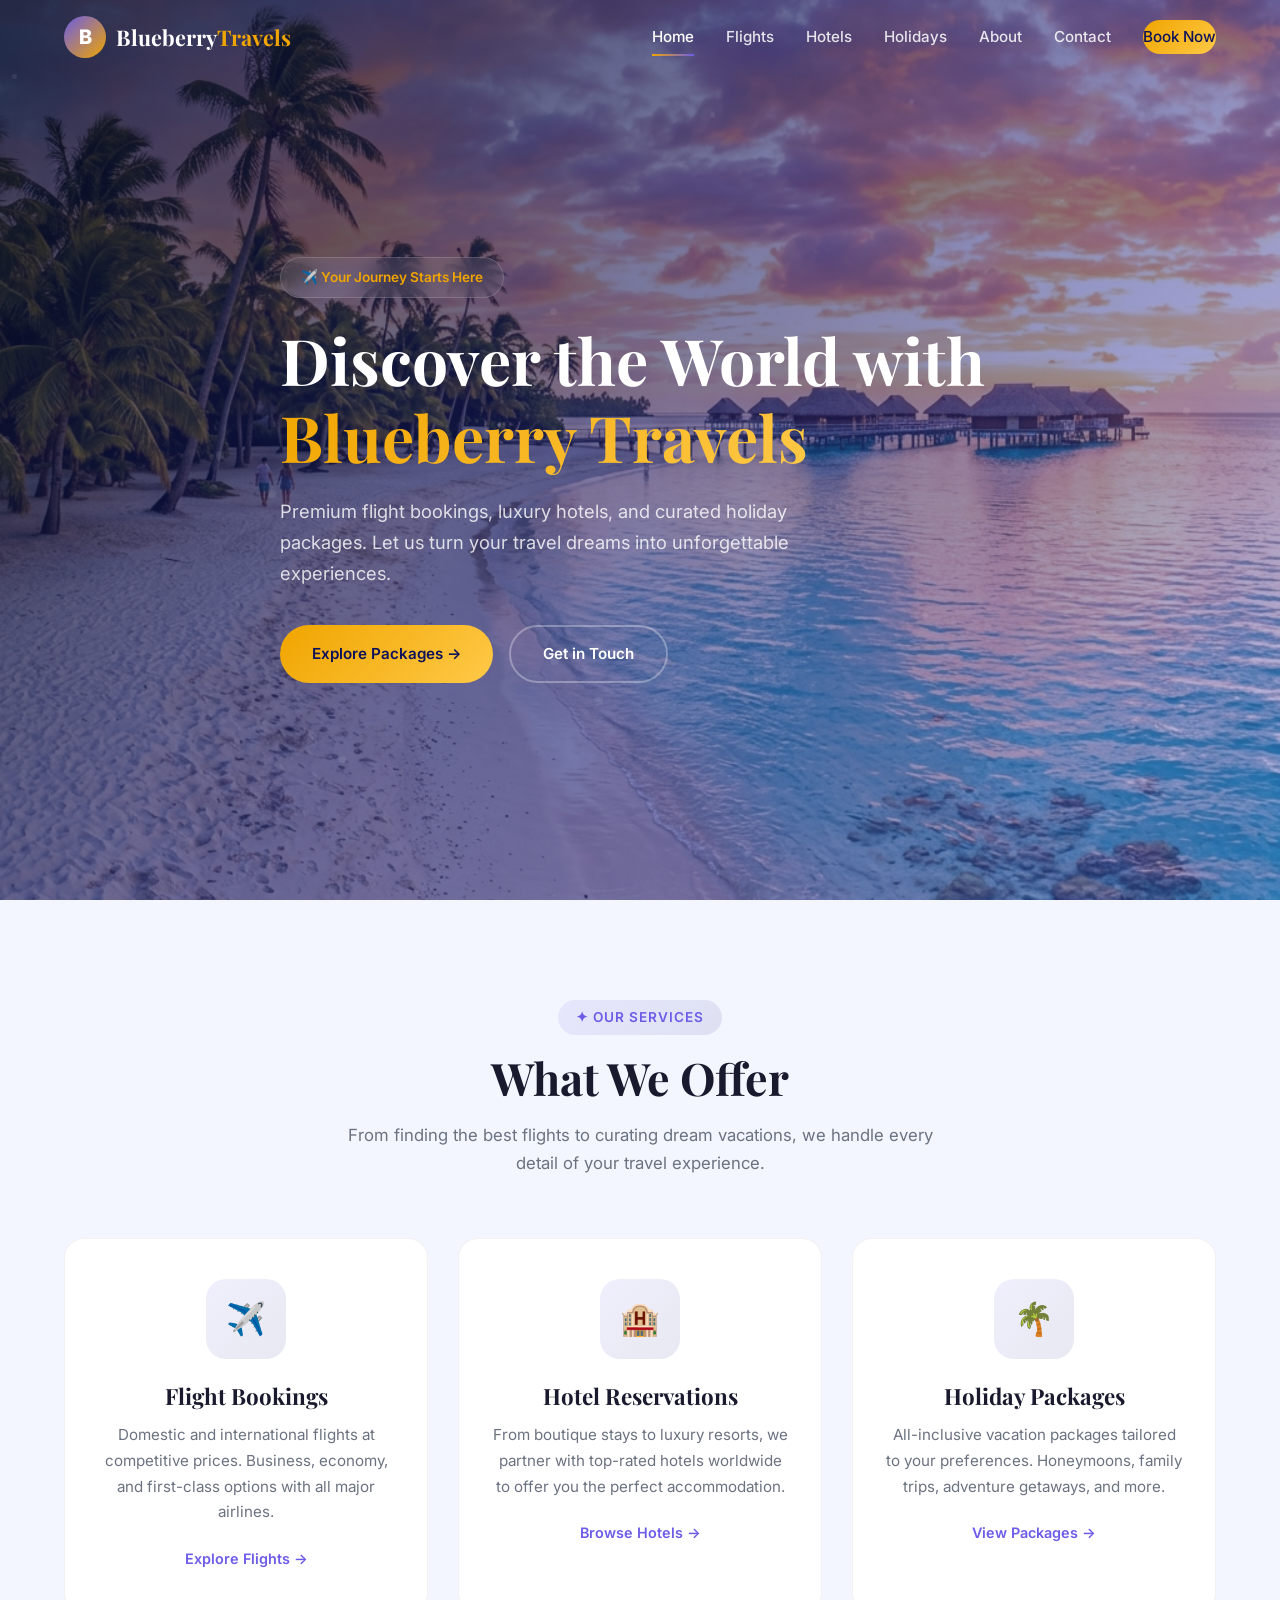
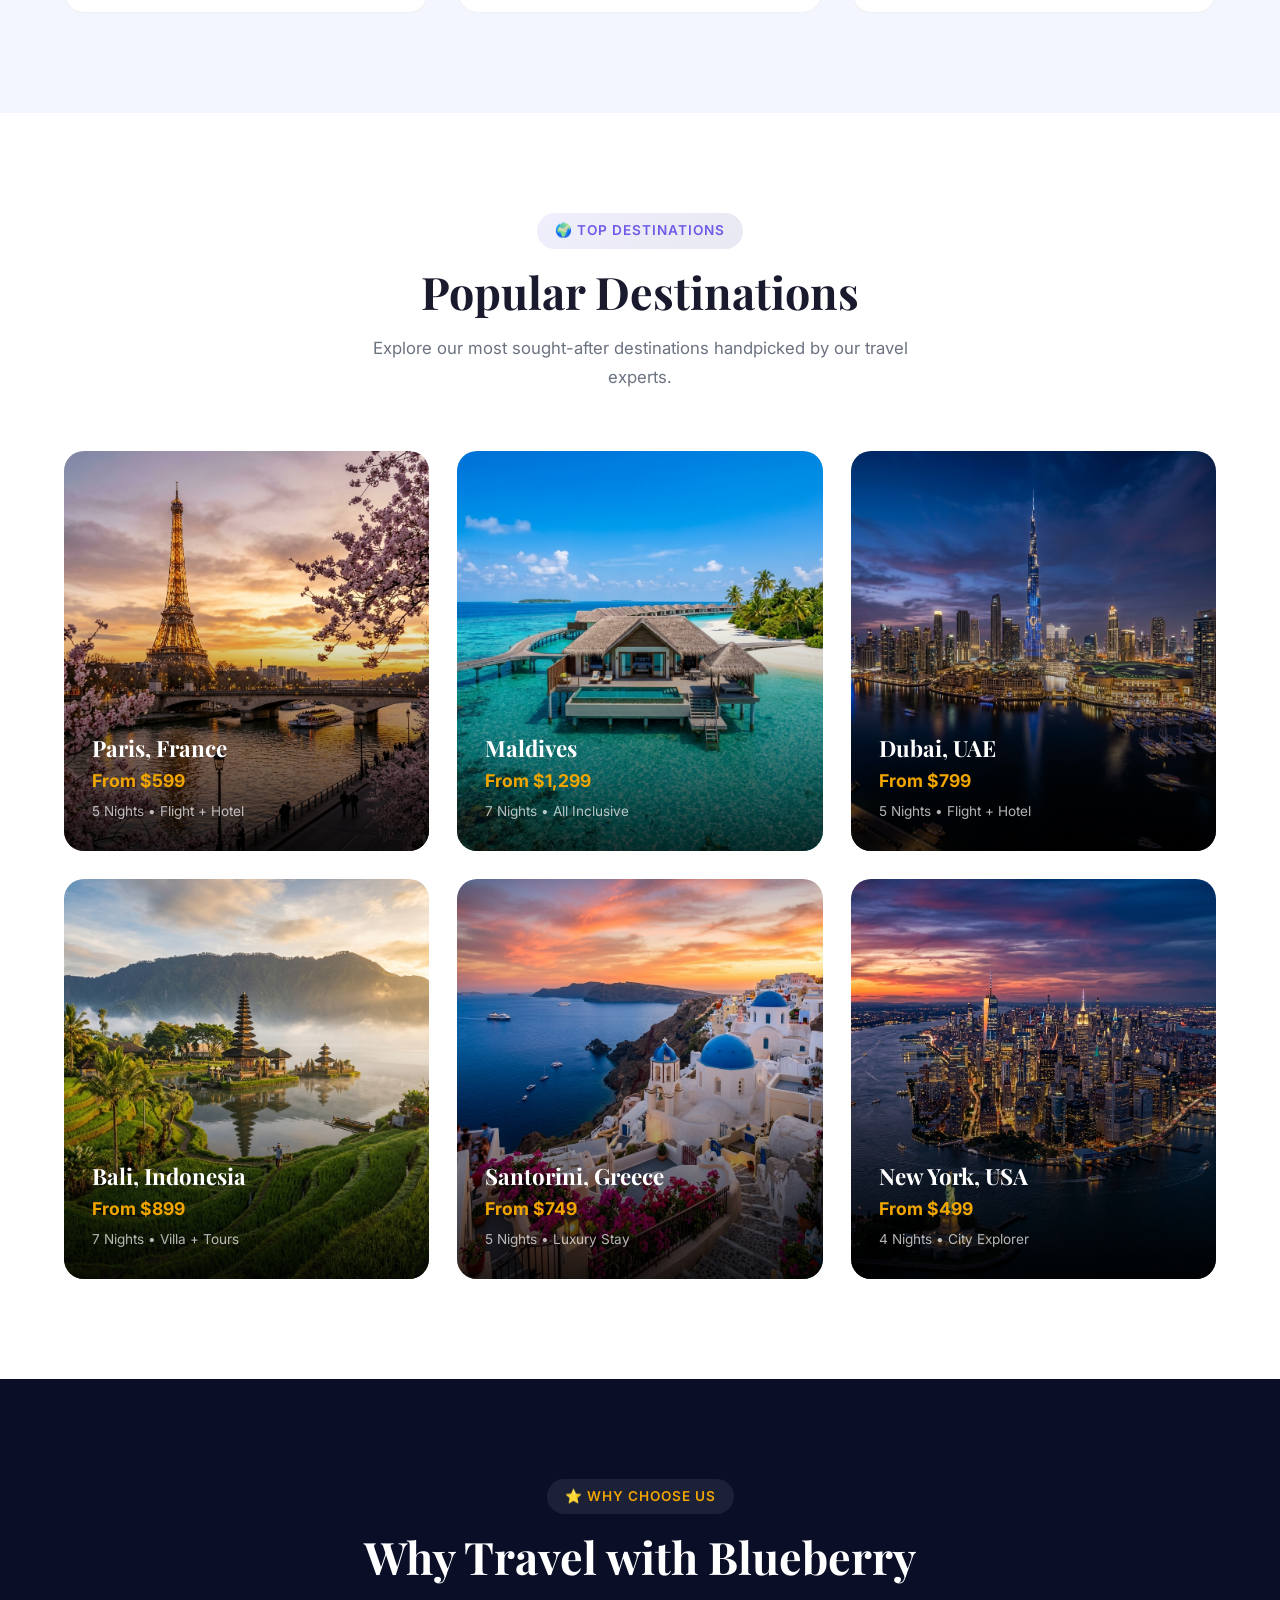
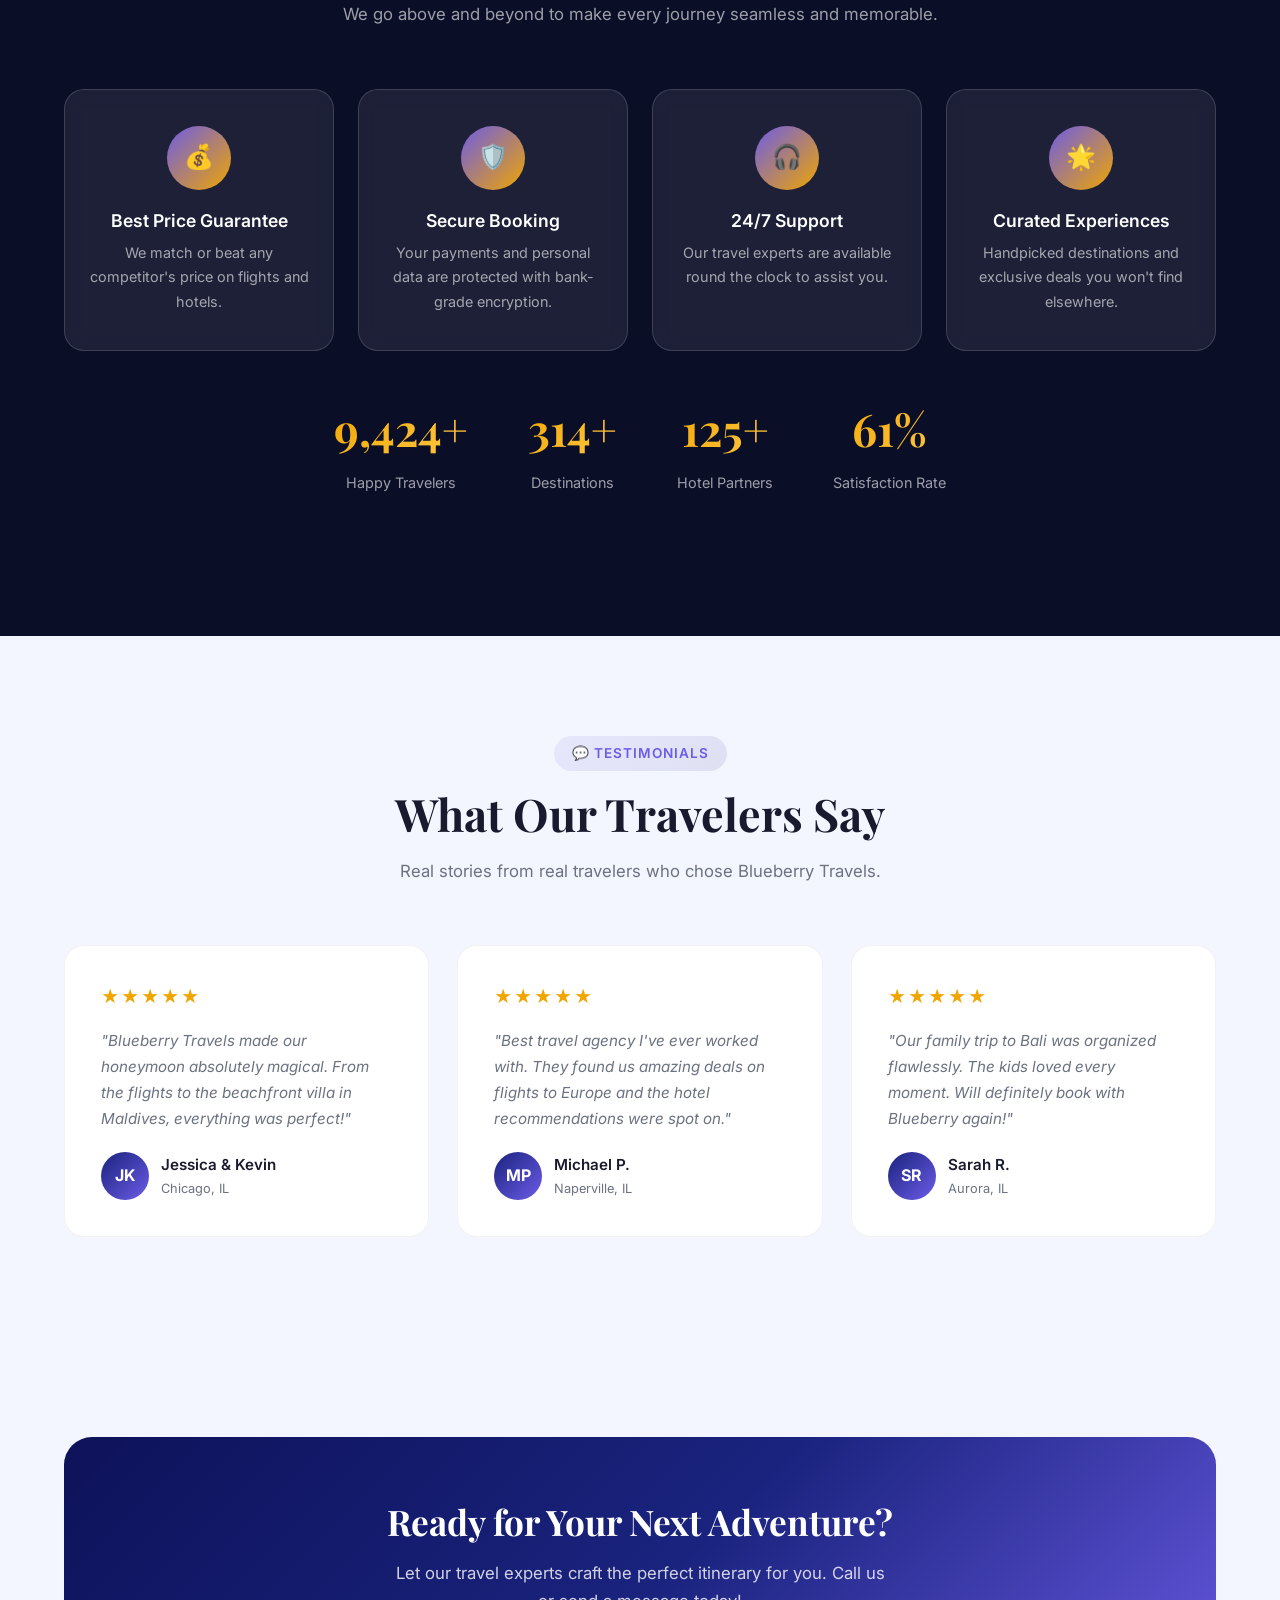
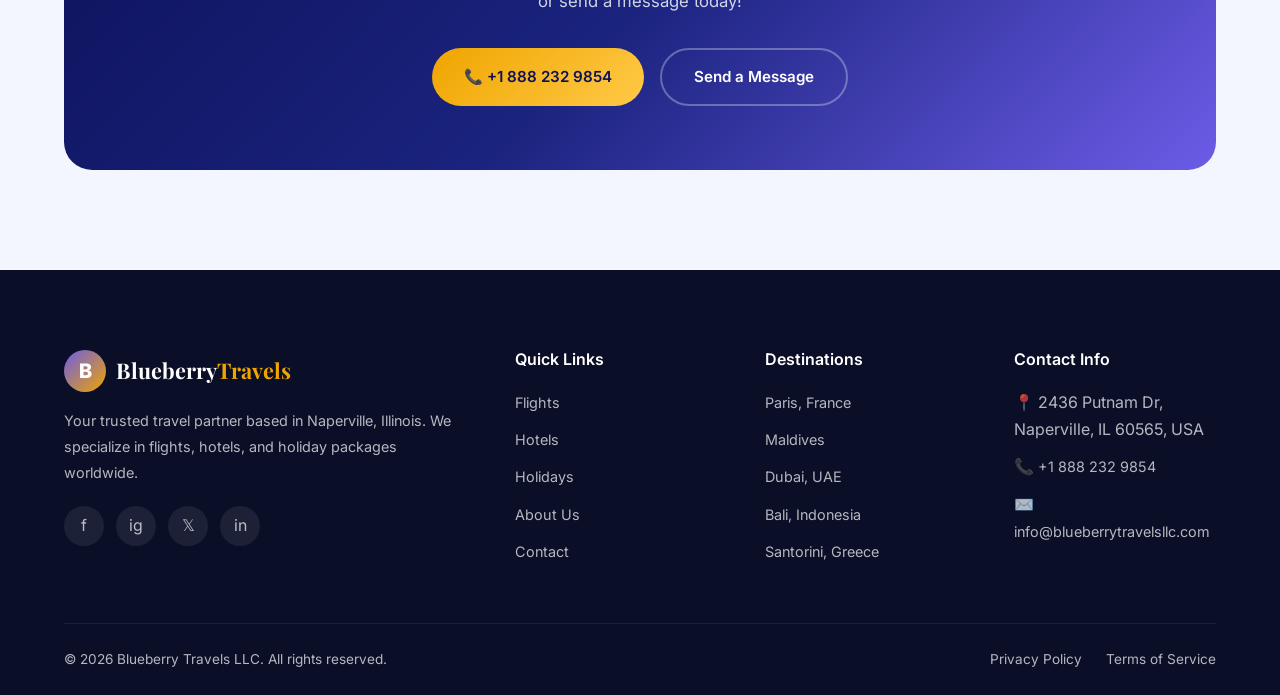
<file: index.html>
<!DOCTYPE html>
<html lang="en">
<head>
  <meta charset="UTF-8">
  <meta name="viewport" content="width=device-width, initial-scale=1.0">
  <title>Blueberry Travels LLC | Flights, Hotels & Holiday Packages</title>
  <meta name="description" content="Blueberry Travels LLC is a US-based travel agency specializing in flights, hotels, and holiday packages. Book your dream vacation today!">
  <link rel="stylesheet" href="css/styles.css">
  <link rel="icon" href="data:image/svg+xml,<svg xmlns='http://www.w3.org/2000/svg' viewBox='0 0 100 100'><text y='.9em' font-size='90'>🫐</text></svg>">
</head>
<body>

  <!-- HEADER -->
  <header class="header" id="header">
    <div class="container">
      <nav class="nav">
        <a href="index.html" class="logo">
          <div class="logo-icon">B</div>
          <div class="logo-text">Blueberry<span>Travels</span></div>
        </a>
        <div class="nav-links" id="navLinks">
          <a href="index.html" class="active">Home</a>
          <a href="flights.html">Flights</a>
          <a href="hotels.html">Hotels</a>
          <a href="holidays.html">Holidays</a>
          <a href="about.html">About</a>
          <a href="contact.html">Contact</a>
          <a href="contact.html" class="nav-cta">Book Now</a>
        </div>
        <button class="mobile-toggle" id="mobileToggle" aria-label="Toggle menu">
          <span></span><span></span><span></span>
        </button>
      </nav>
    </div>
  </header>

  <!-- HERO -->
  <section class="hero" id="hero">
    <div class="hero-bg" style="background-image: url('images/hero-travel.png');"></div>
    <div class="hero-overlay"></div>
    <div class="hero-particles"></div>
    <div class="container">
      <div class="hero-content">
        <div class="hero-badge">✈️ Your Journey Starts Here</div>
        <h1>Discover the World with <span class="highlight">Blueberry Travels</span></h1>
        <p>Premium flight bookings, luxury hotels, and curated holiday packages. Let us turn your travel dreams into unforgettable experiences.</p>
        <div class="hero-buttons">
          <a href="holidays.html" class="btn btn-primary">Explore Packages →</a>
          <a href="contact.html" class="btn btn-outline">Get in Touch</a>
        </div>
      </div>
    </div>
  </section>

  <!-- SERVICES -->
  <section class="section" id="services">
    <div class="container">
      <div class="section-header">
        <div class="section-badge">✦ Our Services</div>
        <h2>What We Offer</h2>
        <p>From finding the best flights to curating dream vacations, we handle every detail of your travel experience.</p>
      </div>
      <div class="services-grid">
        <div class="service-card fade-in">
          <div class="service-icon">✈️</div>
          <h3>Flight Bookings</h3>
          <p>Domestic and international flights at competitive prices. Business, economy, and first-class options with all major airlines.</p>
          <a href="flights.html" class="service-link">Explore Flights →</a>
        </div>
        <div class="service-card fade-in">
          <div class="service-icon">🏨</div>
          <h3>Hotel Reservations</h3>
          <p>From boutique stays to luxury resorts, we partner with top-rated hotels worldwide to offer you the perfect accommodation.</p>
          <a href="hotels.html" class="service-link">Browse Hotels →</a>
        </div>
        <div class="service-card fade-in">
          <div class="service-icon">🌴</div>
          <h3>Holiday Packages</h3>
          <p>All-inclusive vacation packages tailored to your preferences. Honeymoons, family trips, adventure getaways, and more.</p>
          <a href="holidays.html" class="service-link">View Packages →</a>
        </div>
      </div>
    </div>
  </section>

  <!-- DESTINATIONS -->
  <section class="section" style="background: #fff;" id="destinations">
    <div class="container">
      <div class="section-header">
        <div class="section-badge">🌍 Top Destinations</div>
        <h2>Popular Destinations</h2>
        <p>Explore our most sought-after destinations handpicked by our travel experts.</p>
      </div>
      <div class="destinations-grid">
        <div class="dest-card fade-in">
          <img src="images/dest-paris.png" alt="Paris, France" loading="lazy">
          <div class="dest-card-overlay">
            <h3>Paris, France</h3>
            <div class="dest-card-price">From $599</div>
            <div class="dest-card-info">5 Nights • Flight + Hotel</div>
          </div>
        </div>
        <div class="dest-card fade-in">
          <img src="images/dest-maldives.png" alt="Maldives" loading="lazy">
          <div class="dest-card-overlay">
            <h3>Maldives</h3>
            <div class="dest-card-price">From $1,299</div>
            <div class="dest-card-info">7 Nights • All Inclusive</div>
          </div>
        </div>
        <div class="dest-card fade-in">
          <img src="images/dest-dubai.png" alt="Dubai, UAE" loading="lazy">
          <div class="dest-card-overlay">
            <h3>Dubai, UAE</h3>
            <div class="dest-card-price">From $799</div>
            <div class="dest-card-info">5 Nights • Flight + Hotel</div>
          </div>
        </div>
        <div class="dest-card fade-in">
          <img src="images/dest-bali.png" alt="Bali, Indonesia" loading="lazy">
          <div class="dest-card-overlay">
            <h3>Bali, Indonesia</h3>
            <div class="dest-card-price">From $899</div>
            <div class="dest-card-info">7 Nights • Villa + Tours</div>
          </div>
        </div>
        <div class="dest-card fade-in">
          <img src="images/dest-santorini.png" alt="Santorini, Greece" loading="lazy">
          <div class="dest-card-overlay">
            <h3>Santorini, Greece</h3>
            <div class="dest-card-price">From $749</div>
            <div class="dest-card-info">5 Nights • Luxury Stay</div>
          </div>
        </div>
        <div class="dest-card fade-in">
          <img src="images/dest-newyork.png" alt="New York, USA" loading="lazy">
          <div class="dest-card-overlay">
            <h3>New York, USA</h3>
            <div class="dest-card-price">From $499</div>
            <div class="dest-card-info">4 Nights • City Explorer</div>
          </div>
        </div>
      </div>
    </div>
  </section>

  <!-- WHY CHOOSE US -->
  <section class="section section-dark" id="whyUs">
    <div class="container">
      <div class="section-header">
        <div class="section-badge" style="background: rgba(255,255,255,0.08); color: var(--gold);">⭐ Why Choose Us</div>
        <h2>Why Travel with Blueberry</h2>
        <p>We go above and beyond to make every journey seamless and memorable.</p>
      </div>
      <div class="features-grid">
        <div class="feature-card fade-in">
          <div class="feature-icon">💰</div>
          <h3>Best Price Guarantee</h3>
          <p>We match or beat any competitor's price on flights and hotels.</p>
        </div>
        <div class="feature-card fade-in">
          <div class="feature-icon">🛡️</div>
          <h3>Secure Booking</h3>
          <p>Your payments and personal data are protected with bank-grade encryption.</p>
        </div>
        <div class="feature-card fade-in">
          <div class="feature-icon">🎧</div>
          <h3>24/7 Support</h3>
          <p>Our travel experts are available round the clock to assist you.</p>
        </div>
        <div class="feature-card fade-in">
          <div class="feature-icon">🌟</div>
          <h3>Curated Experiences</h3>
          <p>Handpicked destinations and exclusive deals you won't find elsewhere.</p>
        </div>
      </div>
      <div class="stats-row">
        <div class="stat-item fade-in">
          <div class="stat-number" data-count="15000" data-suffix="+">0</div>
          <div class="stat-label">Happy Travelers</div>
        </div>
        <div class="stat-item fade-in">
          <div class="stat-number" data-count="500" data-suffix="+">0</div>
          <div class="stat-label">Destinations</div>
        </div>
        <div class="stat-item fade-in">
          <div class="stat-number" data-count="200" data-suffix="+">0</div>
          <div class="stat-label">Hotel Partners</div>
        </div>
        <div class="stat-item fade-in">
          <div class="stat-number" data-count="98" data-suffix="%">0</div>
          <div class="stat-label">Satisfaction Rate</div>
        </div>
      </div>
    </div>
  </section>

  <!-- TESTIMONIALS -->
  <section class="section" id="testimonials">
    <div class="container">
      <div class="section-header">
        <div class="section-badge">💬 Testimonials</div>
        <h2>What Our Travelers Say</h2>
        <p>Real stories from real travelers who chose Blueberry Travels.</p>
      </div>
      <div class="testimonials-grid">
        <div class="testimonial-card fade-in">
          <div class="testimonial-stars">★★★★★</div>
          <blockquote>"Blueberry Travels made our honeymoon absolutely magical. From the flights to the beachfront villa in Maldives, everything was perfect!"</blockquote>
          <div class="testimonial-author">
            <div class="testimonial-avatar">JK</div>
            <div>
              <div class="testimonial-name">Jessica & Kevin</div>
              <div class="testimonial-location">Chicago, IL</div>
            </div>
          </div>
        </div>
        <div class="testimonial-card fade-in">
          <div class="testimonial-stars">★★★★★</div>
          <blockquote>"Best travel agency I've ever worked with. They found us amazing deals on flights to Europe and the hotel recommendations were spot on."</blockquote>
          <div class="testimonial-author">
            <div class="testimonial-avatar">MP</div>
            <div>
              <div class="testimonial-name">Michael P.</div>
              <div class="testimonial-location">Naperville, IL</div>
            </div>
          </div>
        </div>
        <div class="testimonial-card fade-in">
          <div class="testimonial-stars">★★★★★</div>
          <blockquote>"Our family trip to Bali was organized flawlessly. The kids loved every moment. Will definitely book with Blueberry again!"</blockquote>
          <div class="testimonial-author">
            <div class="testimonial-avatar">SR</div>
            <div>
              <div class="testimonial-name">Sarah R.</div>
              <div class="testimonial-location">Aurora, IL</div>
            </div>
          </div>
        </div>
      </div>
    </div>
  </section>

  <!-- CTA -->
  <section class="section">
    <div class="container">
      <div class="cta-banner fade-in">
        <h2>Ready for Your Next Adventure?</h2>
        <p>Let our travel experts craft the perfect itinerary for you. Call us or send a message today!</p>
        <div class="hero-buttons" style="justify-content: center;">
          <a href="tel:+18882329854" class="btn btn-primary">📞 +1 888 232 9854</a>
          <a href="contact.html" class="btn btn-outline">Send a Message</a>
        </div>
      </div>
    </div>
  </section>

  <!-- FOOTER -->
  <footer class="footer" id="footer">
    <div class="container">
      <div class="footer-grid">
        <div class="footer-brand">
          <a href="index.html" class="logo">
            <div class="logo-icon">B</div>
            <div class="logo-text">Blueberry<span>Travels</span></div>
          </a>
          <p>Your trusted travel partner based in Naperville, Illinois. We specialize in flights, hotels, and holiday packages worldwide.</p>
          <div class="footer-social">
            <a href="#" aria-label="Facebook">f</a>
            <a href="#" aria-label="Instagram">ig</a>
            <a href="#" aria-label="Twitter">𝕏</a>
            <a href="#" aria-label="LinkedIn">in</a>
          </div>
        </div>
        <div class="footer-col">
          <h4>Quick Links</h4>
          <ul>
            <li><a href="flights.html">Flights</a></li>
            <li><a href="hotels.html">Hotels</a></li>
            <li><a href="holidays.html">Holidays</a></li>
            <li><a href="about.html">About Us</a></li>
            <li><a href="contact.html">Contact</a></li>
          </ul>
        </div>
        <div class="footer-col">
          <h4>Destinations</h4>
          <ul>
            <li><a href="holidays.html">Paris, France</a></li>
            <li><a href="holidays.html">Maldives</a></li>
            <li><a href="holidays.html">Dubai, UAE</a></li>
            <li><a href="holidays.html">Bali, Indonesia</a></li>
            <li><a href="holidays.html">Santorini, Greece</a></li>
          </ul>
        </div>
        <div class="footer-col">
          <h4>Contact Info</h4>
          <ul>
            <li>📍 2436 Putnam Dr, Naperville, IL 60565, USA</li>
            <li>📞 <a href="tel:+18882329854">+1 888 232 9854</a></li>
            <li>✉️ <a href="mailto:info@blueberrytravelsllc.com">info@blueberrytravelsllc.com</a></li>
          </ul>
        </div>
      </div>
      <div class="footer-bottom">
        <p>&copy; 2026 Blueberry Travels LLC. All rights reserved.</p>
        <div class="footer-bottom-links">
          <a href="#">Privacy Policy</a>
          <a href="#">Terms of Service</a>
        </div>
      </div>
    </div>
  </footer>

  <script src="js/script.js"></script>
</body>
</html>
</file>
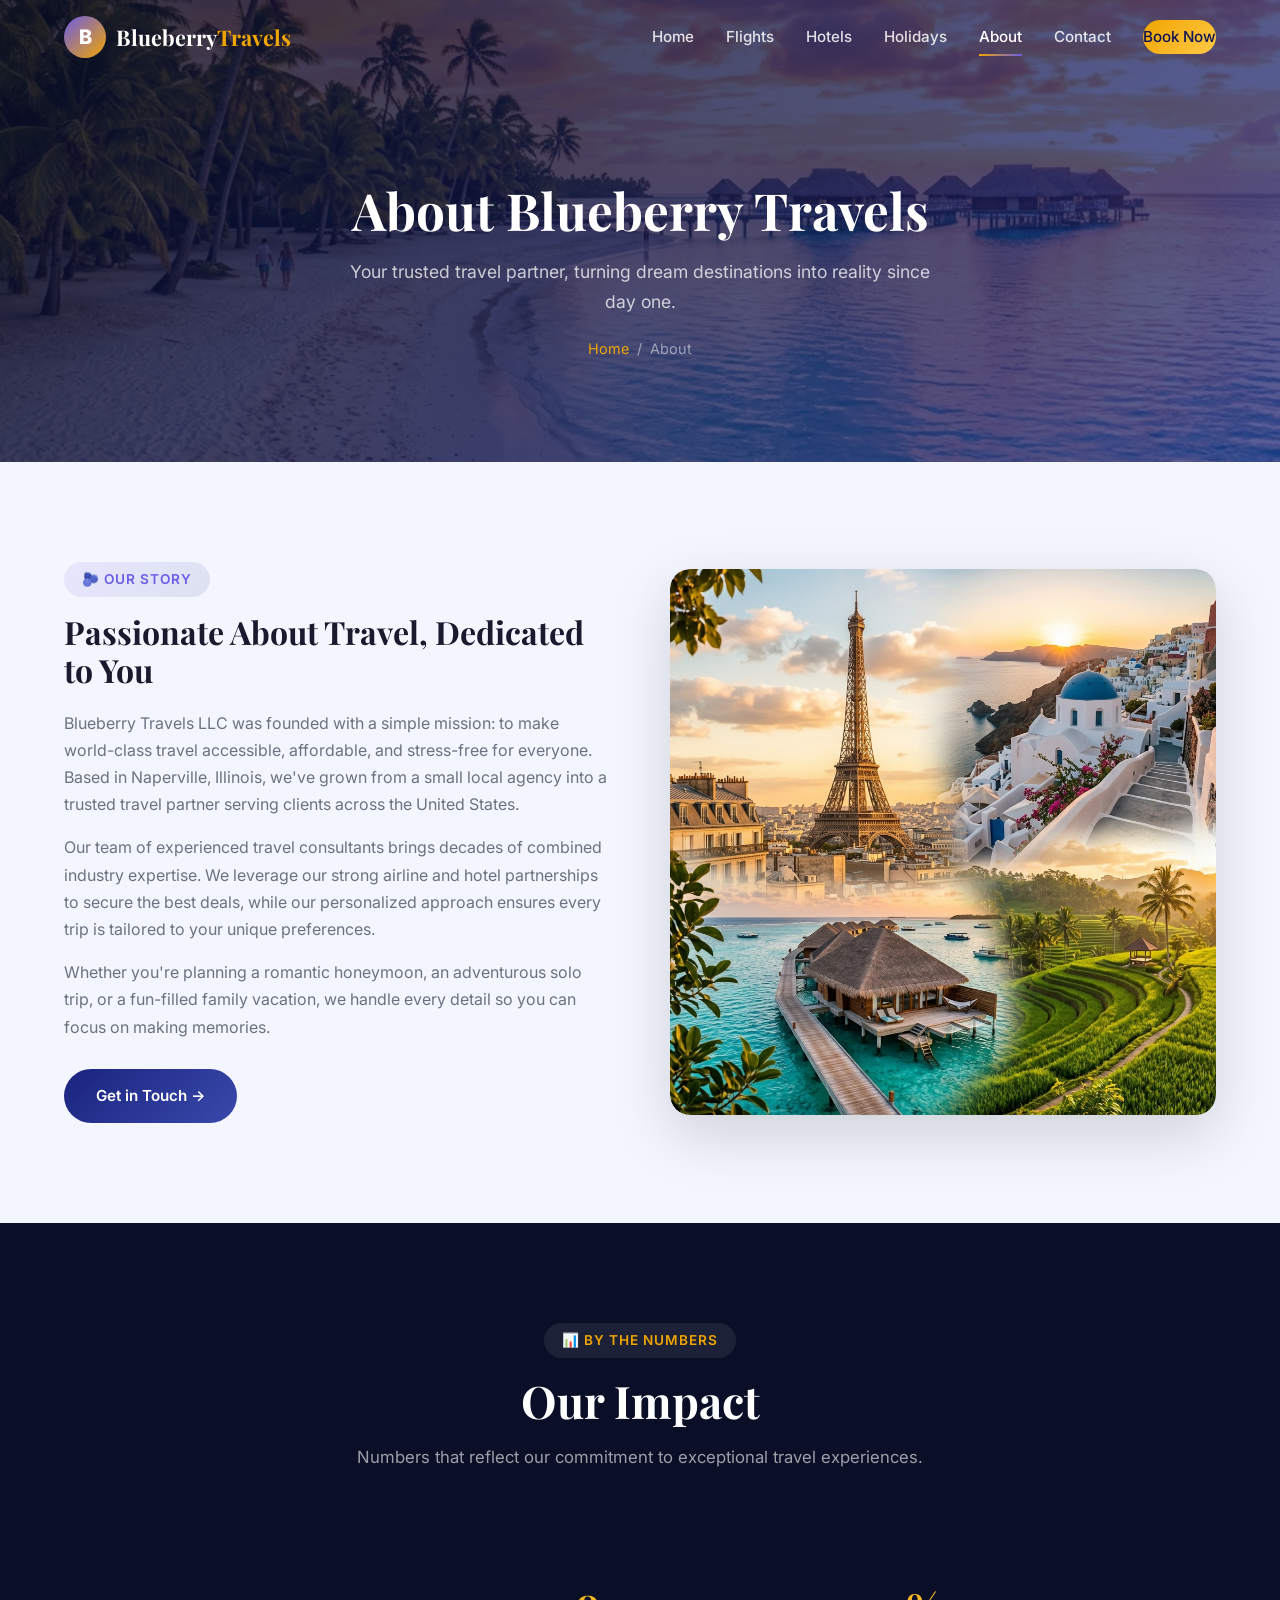
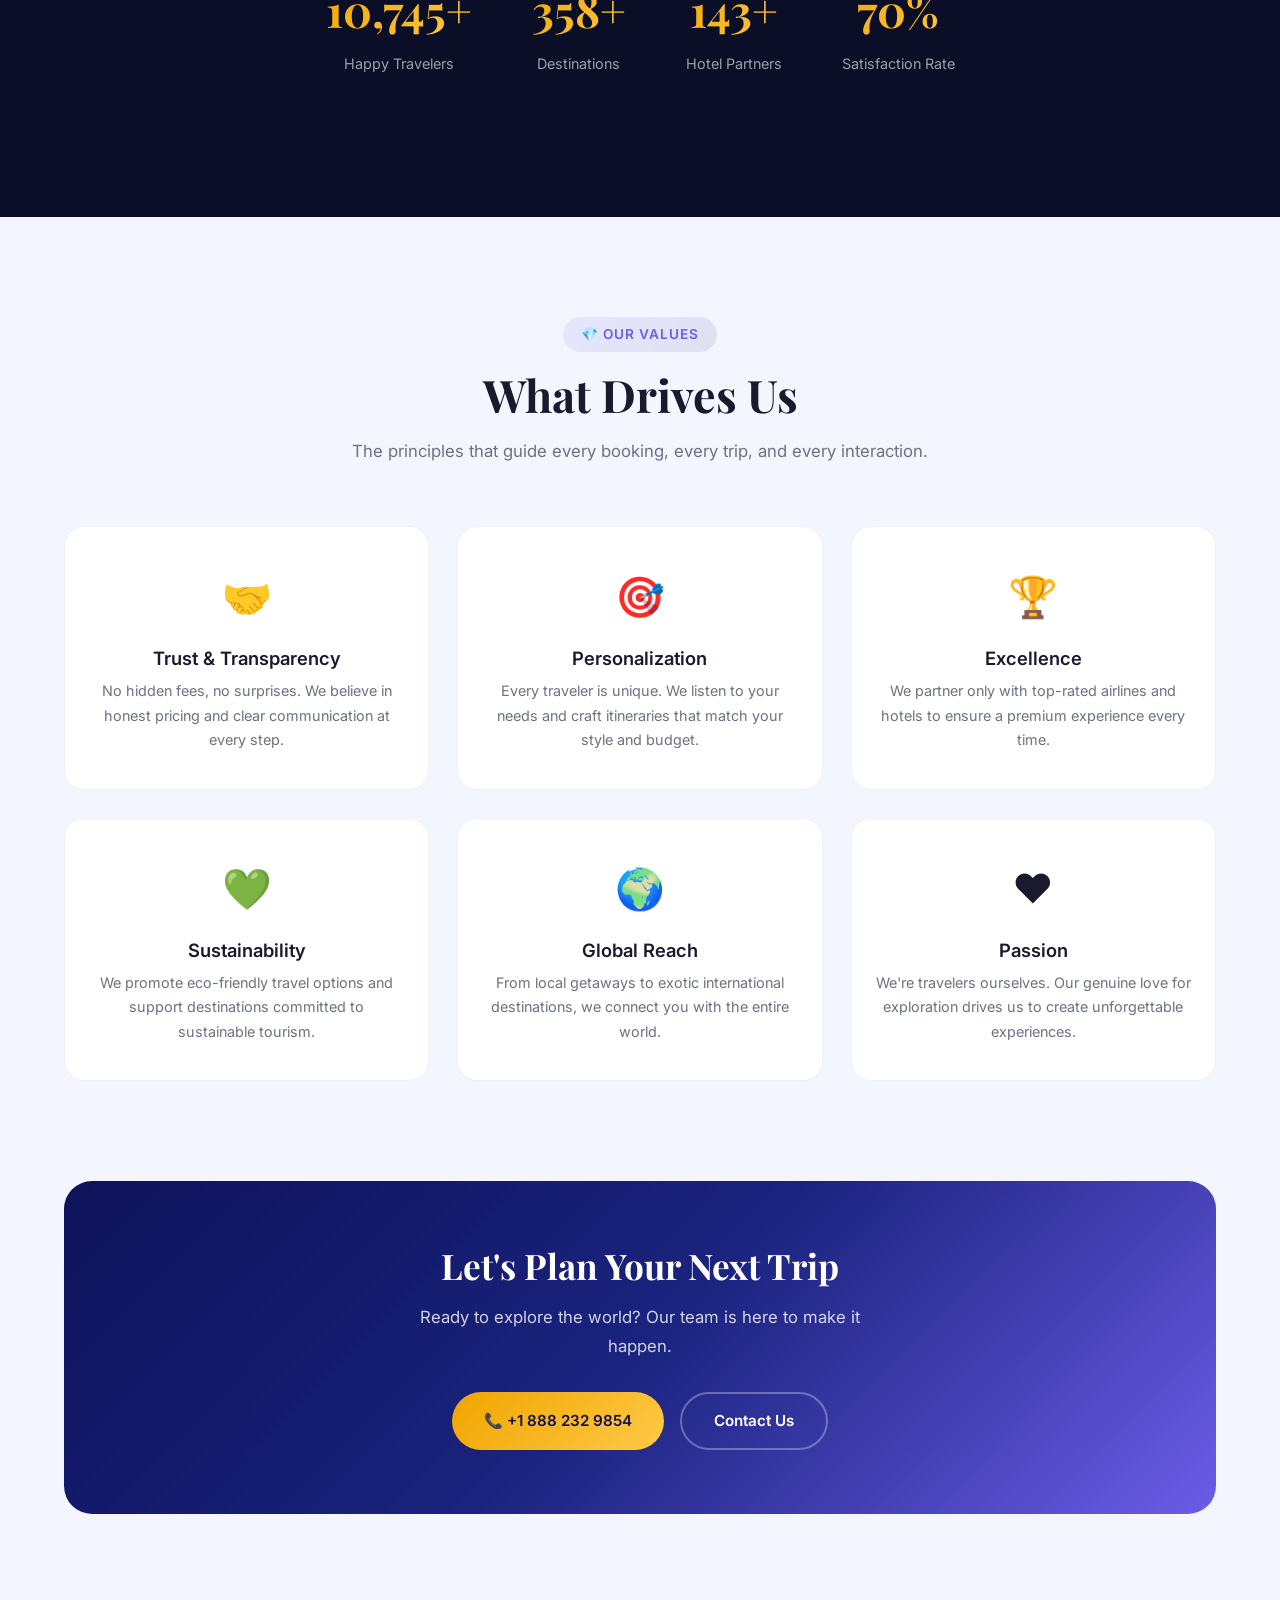
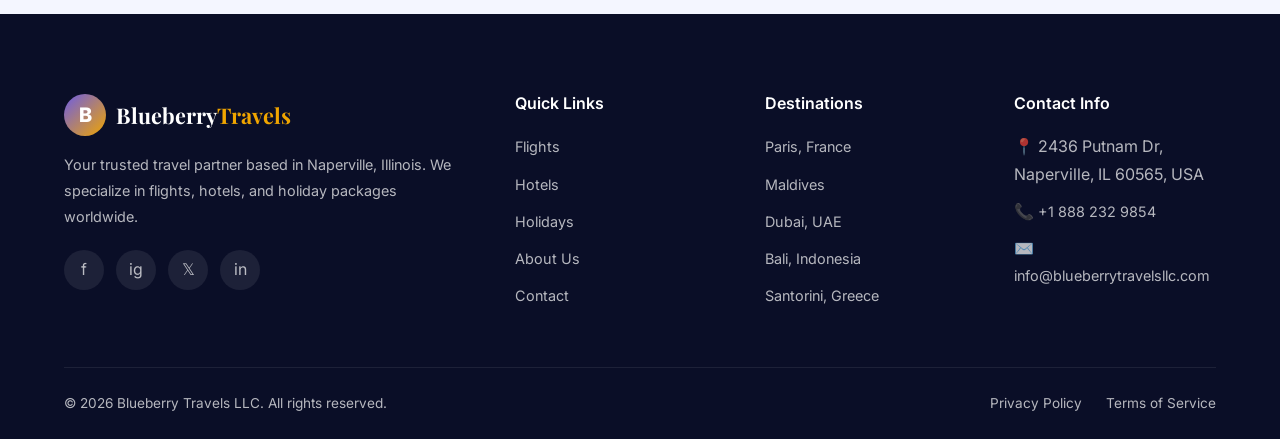
<file: about.html>
<!DOCTYPE html>
<html lang="en">
<head>
  <meta charset="UTF-8">
  <meta name="viewport" content="width=device-width, initial-scale=1.0">
  <title>About Us | Blueberry Travels LLC</title>
  <meta name="description" content="Learn about Blueberry Travels LLC — a trusted US-based travel agency in Naperville, IL specializing in flights, hotels, and holiday packages.">
  <link rel="stylesheet" href="css/styles.css">
  <link rel="icon" href="data:image/svg+xml,<svg xmlns='http://www.w3.org/2000/svg' viewBox='0 0 100 100'><text y='.9em' font-size='90'>🫐</text></svg>">
</head>
<body>

  <header class="header" id="header">
    <div class="container">
      <nav class="nav">
        <a href="index.html" class="logo"><div class="logo-icon">B</div><div class="logo-text">Blueberry<span>Travels</span></div></a>
        <div class="nav-links" id="navLinks">
          <a href="index.html">Home</a><a href="flights.html">Flights</a><a href="hotels.html">Hotels</a>
          <a href="holidays.html">Holidays</a><a href="about.html" class="active">About</a><a href="contact.html">Contact</a>
          <a href="contact.html" class="nav-cta">Book Now</a>
        </div>
        <button class="mobile-toggle" id="mobileToggle" aria-label="Toggle menu"><span></span><span></span><span></span></button>
      </nav>
    </div>
  </header>

  <section class="page-hero">
    <div class="page-hero-bg" style="background-image: url('images/hero-travel.png');"></div>
    <div class="page-hero-overlay"></div>
    <div class="container">
      <div class="page-hero-content">
        <h1>About Blueberry Travels</h1>
        <p>Your trusted travel partner, turning dream destinations into reality since day one.</p>
        <div class="breadcrumb"><a href="index.html">Home</a> <span>/</span> <span>About</span></div>
      </div>
    </div>
  </section>

  <!-- OUR STORY -->
  <section class="section">
    <div class="container">
      <div class="about-content">
        <div class="about-text slide-left">
          <div class="section-badge">🫐 Our Story</div>
          <h2>Passionate About Travel, Dedicated to You</h2>
          <p>Blueberry Travels LLC was founded with a simple mission: to make world-class travel accessible, affordable, and stress-free for everyone. Based in Naperville, Illinois, we've grown from a small local agency into a trusted travel partner serving clients across the United States.</p>
          <p>Our team of experienced travel consultants brings decades of combined industry expertise. We leverage our strong airline and hotel partnerships to secure the best deals, while our personalized approach ensures every trip is tailored to your unique preferences.</p>
          <p>Whether you're planning a romantic honeymoon, an adventurous solo trip, or a fun-filled family vacation, we handle every detail so you can focus on making memories.</p>
          <a href="contact.html" class="btn btn-dark" style="margin-top: 12px;">Get in Touch →</a>
        </div>
        <div class="about-img slide-right">
          <img src="images/holidays-hero.png" alt="Blueberry Travels Team" loading="lazy" style="border-radius: var(--radius-lg);">
        </div>
      </div>
    </div>
  </section>

  <!-- STATS -->
  <section class="section section-dark">
    <div class="container">
      <div class="section-header">
        <div class="section-badge" style="background: rgba(255,255,255,0.08); color: var(--gold);">📊 By the Numbers</div>
        <h2>Our Impact</h2>
        <p>Numbers that reflect our commitment to exceptional travel experiences.</p>
      </div>
      <div class="stats-row">
        <div class="stat-item fade-in">
          <div class="stat-number" data-count="15000" data-suffix="+">0</div>
          <div class="stat-label">Happy Travelers</div>
        </div>
        <div class="stat-item fade-in">
          <div class="stat-number" data-count="500" data-suffix="+">0</div>
          <div class="stat-label">Destinations</div>
        </div>
        <div class="stat-item fade-in">
          <div class="stat-number" data-count="200" data-suffix="+">0</div>
          <div class="stat-label">Hotel Partners</div>
        </div>
        <div class="stat-item fade-in">
          <div class="stat-number" data-count="98" data-suffix="%">0</div>
          <div class="stat-label">Satisfaction Rate</div>
        </div>
      </div>
    </div>
  </section>

  <!-- VALUES -->
  <section class="section">
    <div class="container">
      <div class="section-header">
        <div class="section-badge">💎 Our Values</div>
        <h2>What Drives Us</h2>
        <p>The principles that guide every booking, every trip, and every interaction.</p>
      </div>
      <div class="values-grid">
        <div class="value-card fade-in">
          <div class="value-icon">🤝</div>
          <h3>Trust & Transparency</h3>
          <p>No hidden fees, no surprises. We believe in honest pricing and clear communication at every step.</p>
        </div>
        <div class="value-card fade-in">
          <div class="value-icon">🎯</div>
          <h3>Personalization</h3>
          <p>Every traveler is unique. We listen to your needs and craft itineraries that match your style and budget.</p>
        </div>
        <div class="value-card fade-in">
          <div class="value-icon">🏆</div>
          <h3>Excellence</h3>
          <p>We partner only with top-rated airlines and hotels to ensure a premium experience every time.</p>
        </div>
        <div class="value-card fade-in">
          <div class="value-icon">💚</div>
          <h3>Sustainability</h3>
          <p>We promote eco-friendly travel options and support destinations committed to sustainable tourism.</p>
        </div>
        <div class="value-card fade-in">
          <div class="value-icon">🌍</div>
          <h3>Global Reach</h3>
          <p>From local getaways to exotic international destinations, we connect you with the entire world.</p>
        </div>
        <div class="value-card fade-in">
          <div class="value-icon">❤️</div>
          <h3>Passion</h3>
          <p>We're travelers ourselves. Our genuine love for exploration drives us to create unforgettable experiences.</p>
        </div>
      </div>
    </div>
  </section>

  <!-- CTA -->
  <section class="section" style="padding-top: 0;">
    <div class="container">
      <div class="cta-banner fade-in">
        <h2>Let's Plan Your Next Trip</h2>
        <p>Ready to explore the world? Our team is here to make it happen.</p>
        <div class="hero-buttons" style="justify-content: center;">
          <a href="tel:+18882329854" class="btn btn-primary">📞 +1 888 232 9854</a>
          <a href="contact.html" class="btn btn-outline">Contact Us</a>
        </div>
      </div>
    </div>
  </section>

  <footer class="footer">
    <div class="container">
      <div class="footer-grid">
        <div class="footer-brand">
          <a href="index.html" class="logo"><div class="logo-icon">B</div><div class="logo-text">Blueberry<span>Travels</span></div></a>
          <p>Your trusted travel partner based in Naperville, Illinois. We specialize in flights, hotels, and holiday packages worldwide.</p>
          <div class="footer-social"><a href="#">f</a><a href="#">ig</a><a href="#">𝕏</a><a href="#">in</a></div>
        </div>
        <div class="footer-col"><h4>Quick Links</h4><ul><li><a href="flights.html">Flights</a></li><li><a href="hotels.html">Hotels</a></li><li><a href="holidays.html">Holidays</a></li><li><a href="about.html">About Us</a></li><li><a href="contact.html">Contact</a></li></ul></div>
        <div class="footer-col"><h4>Destinations</h4><ul><li><a href="holidays.html">Paris, France</a></li><li><a href="holidays.html">Maldives</a></li><li><a href="holidays.html">Dubai, UAE</a></li><li><a href="holidays.html">Bali, Indonesia</a></li><li><a href="holidays.html">Santorini, Greece</a></li></ul></div>
        <div class="footer-col"><h4>Contact Info</h4><ul><li>📍 2436 Putnam Dr, Naperville, IL 60565, USA</li><li>📞 <a href="tel:+18882329854">+1 888 232 9854</a></li><li>✉️ <a href="mailto:info@blueberrytravelsllc.com">info@blueberrytravelsllc.com</a></li></ul></div>
      </div>
      <div class="footer-bottom"><p>&copy; 2026 Blueberry Travels LLC. All rights reserved.</p><div class="footer-bottom-links"><a href="#">Privacy Policy</a><a href="#">Terms of Service</a></div></div>
    </div>
  </footer>
  <script src="js/script.js"></script>
</body>
</html>
</file>
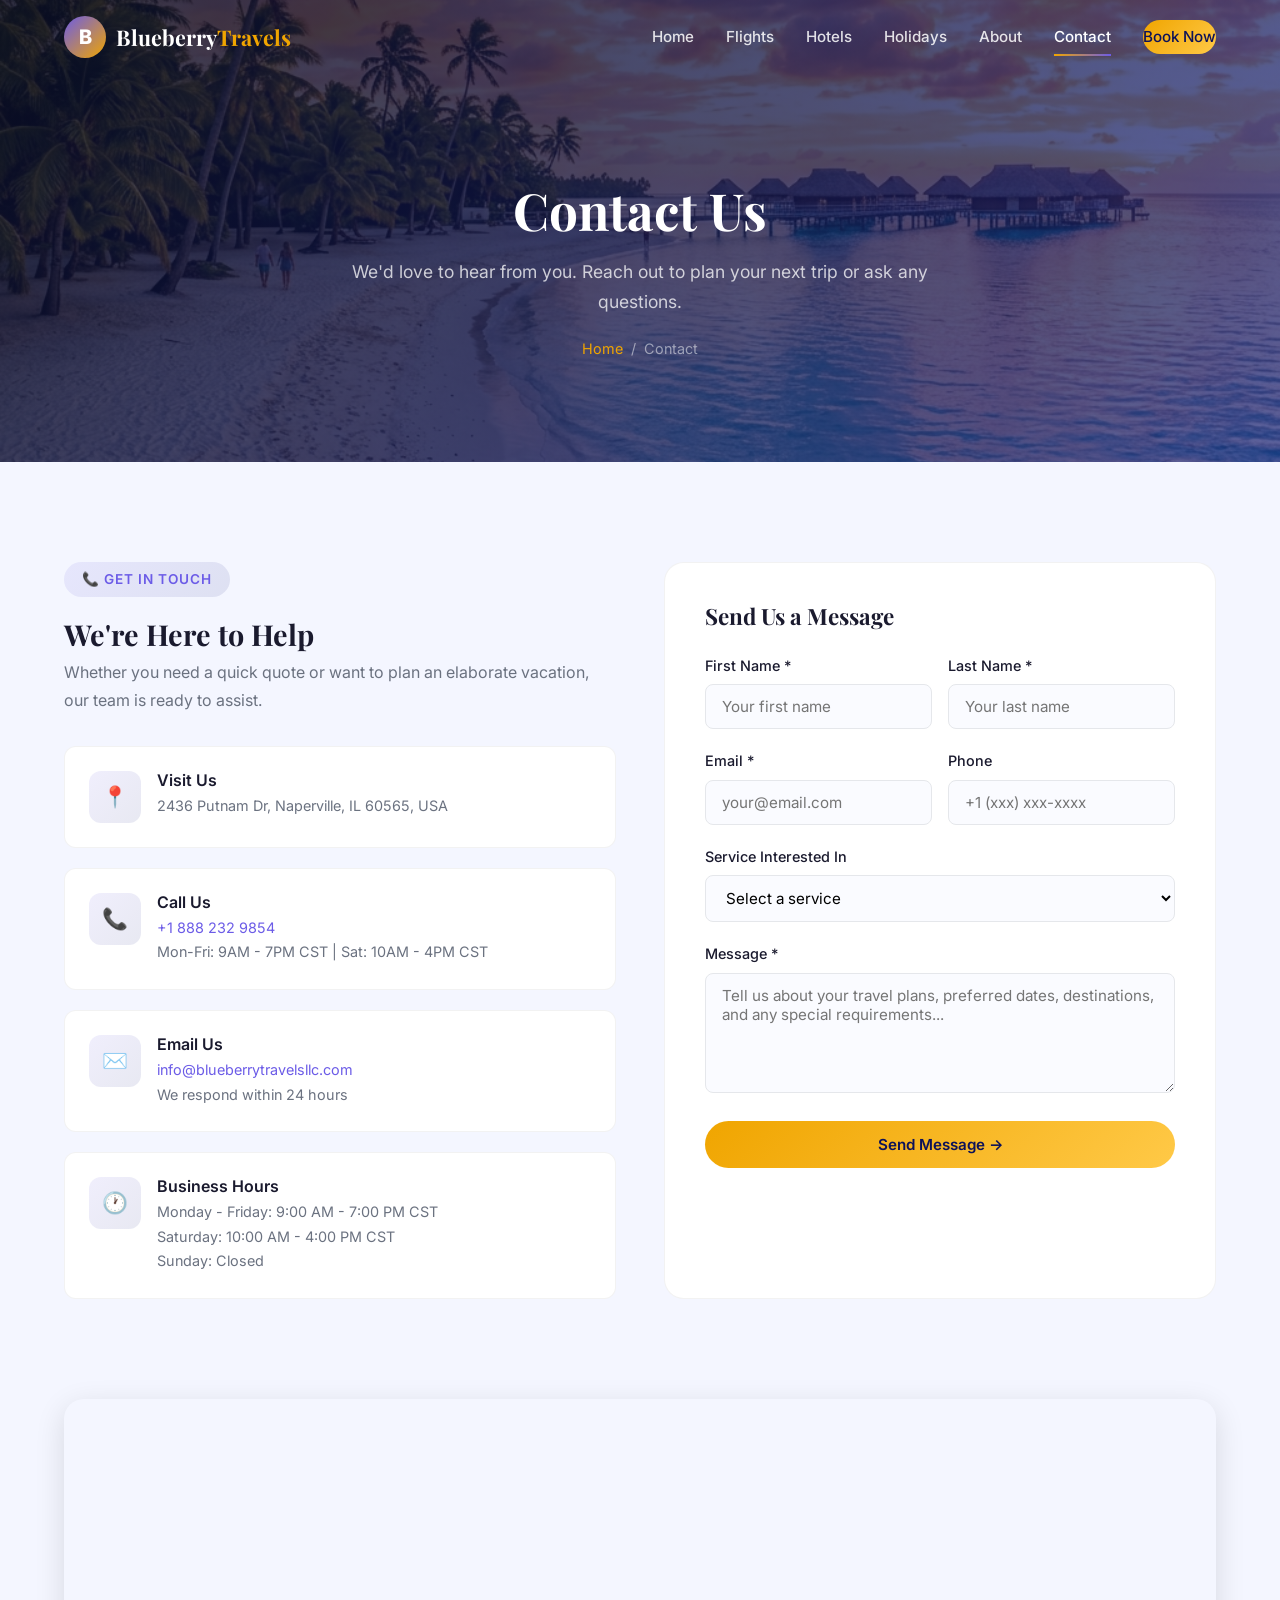
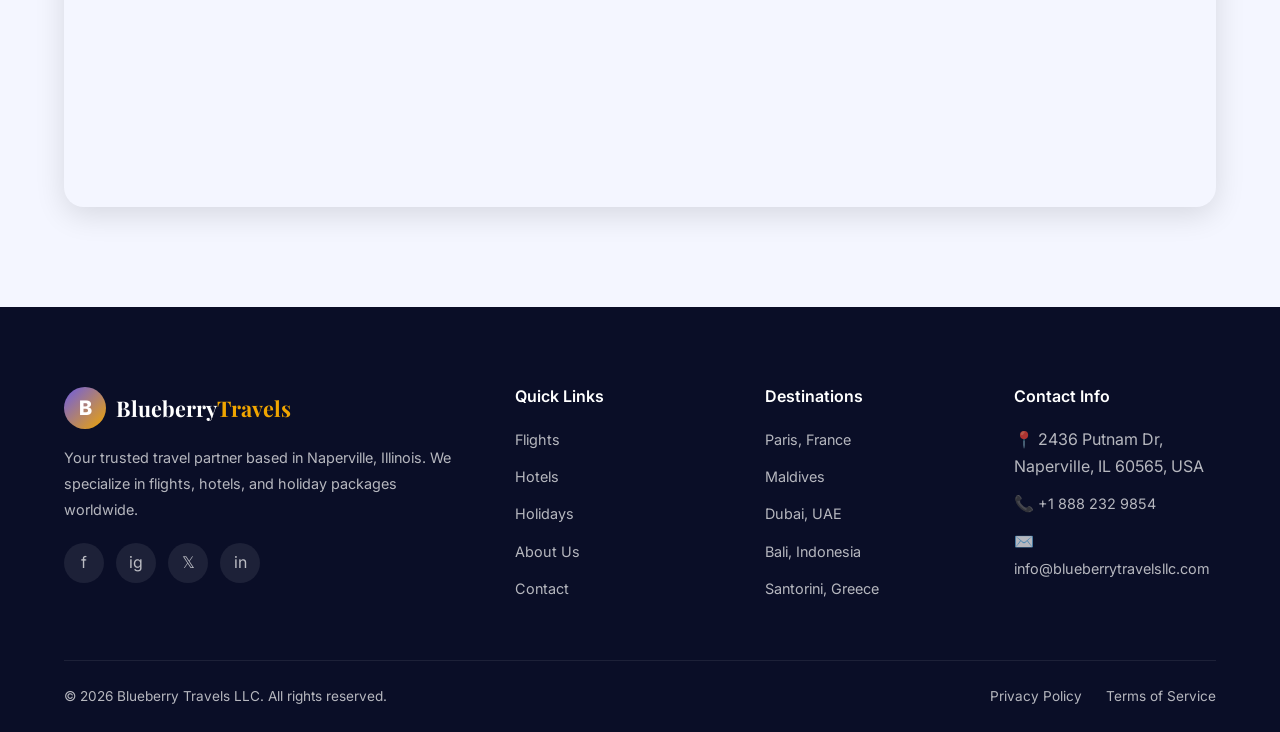
<file: contact.html>
<!DOCTYPE html>
<html lang="en">
<head>
  <meta charset="UTF-8">
  <meta name="viewport" content="width=device-width, initial-scale=1.0">
  <title>Contact Us | Blueberry Travels LLC</title>
  <meta name="description" content="Contact Blueberry Travels LLC for flight bookings, hotel reservations, and holiday packages. Call +1 888 232 9854 or visit us in Naperville, IL.">
  <link rel="stylesheet" href="css/styles.css">
  <link rel="icon" href="data:image/svg+xml,<svg xmlns='http://www.w3.org/2000/svg' viewBox='0 0 100 100'><text y='.9em' font-size='90'>🫐</text></svg>">
</head>
<body>

  <header class="header" id="header">
    <div class="container">
      <nav class="nav">
        <a href="index.html" class="logo"><div class="logo-icon">B</div><div class="logo-text">Blueberry<span>Travels</span></div></a>
        <div class="nav-links" id="navLinks">
          <a href="index.html">Home</a><a href="flights.html">Flights</a><a href="hotels.html">Hotels</a>
          <a href="holidays.html">Holidays</a><a href="about.html">About</a><a href="contact.html" class="active">Contact</a>
          <a href="contact.html" class="nav-cta">Book Now</a>
        </div>
        <button class="mobile-toggle" id="mobileToggle" aria-label="Toggle menu"><span></span><span></span><span></span></button>
      </nav>
    </div>
  </header>

  <section class="page-hero">
    <div class="page-hero-bg" style="background-image: url('images/hero-travel.png');"></div>
    <div class="page-hero-overlay"></div>
    <div class="container">
      <div class="page-hero-content">
        <h1>Contact Us</h1>
        <p>We'd love to hear from you. Reach out to plan your next trip or ask any questions.</p>
        <div class="breadcrumb"><a href="index.html">Home</a> <span>/</span> <span>Contact</span></div>
      </div>
    </div>
  </section>

  <section class="section">
    <div class="container">
      <div class="contact-grid">
        <!-- CONTACT INFO -->
        <div>
          <div class="section-badge" style="margin-bottom: 20px;">📞 Get in Touch</div>
          <h2 style="font-size: 1.8rem; margin-bottom: 8px;">We're Here to Help</h2>
          <p style="color: var(--text-muted); margin-bottom: 32px;">Whether you need a quick quote or want to plan an elaborate vacation, our team is ready to assist.</p>
          
          <div class="contact-info-cards">
            <div class="contact-info-card fade-in">
              <div class="contact-info-icon">📍</div>
              <div>
                <h3>Visit Us</h3>
                <p>2436 Putnam Dr, Naperville, IL 60565, USA</p>
              </div>
            </div>
            <div class="contact-info-card fade-in">
              <div class="contact-info-icon">📞</div>
              <div>
                <h3>Call Us</h3>
                <p><a href="tel:+18882329854">+1 888 232 9854</a></p>
                <p>Mon-Fri: 9AM - 7PM CST | Sat: 10AM - 4PM CST</p>
              </div>
            </div>
            <div class="contact-info-card fade-in">
              <div class="contact-info-icon">✉️</div>
              <div>
                <h3>Email Us</h3>
                <p><a href="mailto:info@blueberrytravelsllc.com">info@blueberrytravelsllc.com</a></p>
                <p>We respond within 24 hours</p>
              </div>
            </div>
            <div class="contact-info-card fade-in">
              <div class="contact-info-icon">🕐</div>
              <div>
                <h3>Business Hours</h3>
                <p>Monday - Friday: 9:00 AM - 7:00 PM CST</p>
                <p>Saturday: 10:00 AM - 4:00 PM CST</p>
                <p>Sunday: Closed</p>
              </div>
            </div>
          </div>
        </div>

        <!-- CONTACT FORM -->
        <div class="contact-form fade-in">
          <h3>Send Us a Message</h3>
          <form id="contactForm">
            <div class="form-row">
              <div class="form-group">
                <label for="firstName">First Name *</label>
                <input type="text" id="firstName" name="firstName" required placeholder="Your first name">
              </div>
              <div class="form-group">
                <label for="lastName">Last Name *</label>
                <input type="text" id="lastName" name="lastName" required placeholder="Your last name">
              </div>
            </div>
            <div class="form-row">
              <div class="form-group">
                <label for="email">Email *</label>
                <input type="email" id="email" name="email" required placeholder="your@email.com">
              </div>
              <div class="form-group">
                <label for="phone">Phone</label>
                <input type="tel" id="phone" name="phone" placeholder="+1 (xxx) xxx-xxxx">
              </div>
            </div>
            <div class="form-group">
              <label for="service">Service Interested In</label>
              <select id="service" name="service">
                <option value="">Select a service</option>
                <option value="flights">Flight Booking</option>
                <option value="hotels">Hotel Reservation</option>
                <option value="holidays">Holiday Package</option>
                <option value="custom">Custom Trip Planning</option>
                <option value="other">Other</option>
              </select>
            </div>
            <div class="form-group">
              <label for="message">Message *</label>
              <textarea id="message" name="message" required placeholder="Tell us about your travel plans, preferred dates, destinations, and any special requirements..."></textarea>
            </div>
            <button type="submit" class="btn btn-primary" style="width: 100%; justify-content: center;">Send Message →</button>
          </form>
        </div>
      </div>
    </div>
  </section>

  <!-- MAP -->
  <section class="section" style="padding-top: 0;">
    <div class="container">
      <div style="border-radius: var(--radius-lg); overflow: hidden; box-shadow: var(--shadow-md);">
        <iframe src="https://www.google.com/maps/embed?pb=!1m18!1m12!1m3!1d2977.5!2d-88.1234!3d41.7345!2m3!1f0!2f0!3f0!3m2!1i1024!2i768!4f13.1!3m3!1m2!1s0x0%3A0x0!2zNDHCsDQ0JzA0LjIiTiA4OMKwMDcnMjQuMiJX!5e0!3m2!1sen!2sus!4v1234567890" width="100%" height="400" style="border:0;" allowfullscreen="" loading="lazy" referrerpolicy="no-referrer-when-downgrade" title="Blueberry Travels LLC Location"></iframe>
      </div>
    </div>
  </section>

  <footer class="footer">
    <div class="container">
      <div class="footer-grid">
        <div class="footer-brand">
          <a href="index.html" class="logo"><div class="logo-icon">B</div><div class="logo-text">Blueberry<span>Travels</span></div></a>
          <p>Your trusted travel partner based in Naperville, Illinois. We specialize in flights, hotels, and holiday packages worldwide.</p>
          <div class="footer-social"><a href="#">f</a><a href="#">ig</a><a href="#">𝕏</a><a href="#">in</a></div>
        </div>
        <div class="footer-col"><h4>Quick Links</h4><ul><li><a href="flights.html">Flights</a></li><li><a href="hotels.html">Hotels</a></li><li><a href="holidays.html">Holidays</a></li><li><a href="about.html">About Us</a></li><li><a href="contact.html">Contact</a></li></ul></div>
        <div class="footer-col"><h4>Destinations</h4><ul><li><a href="holidays.html">Paris, France</a></li><li><a href="holidays.html">Maldives</a></li><li><a href="holidays.html">Dubai, UAE</a></li><li><a href="holidays.html">Bali, Indonesia</a></li><li><a href="holidays.html">Santorini, Greece</a></li></ul></div>
        <div class="footer-col"><h4>Contact Info</h4><ul><li>📍 2436 Putnam Dr, Naperville, IL 60565, USA</li><li>📞 <a href="tel:+18882329854">+1 888 232 9854</a></li><li>✉️ <a href="mailto:info@blueberrytravelsllc.com">info@blueberrytravelsllc.com</a></li></ul></div>
      </div>
      <div class="footer-bottom"><p>&copy; 2026 Blueberry Travels LLC. All rights reserved.</p><div class="footer-bottom-links"><a href="#">Privacy Policy</a><a href="#">Terms of Service</a></div></div>
    </div>
  </footer>
  <script src="js/script.js"></script>
</body>
</html>
</file>
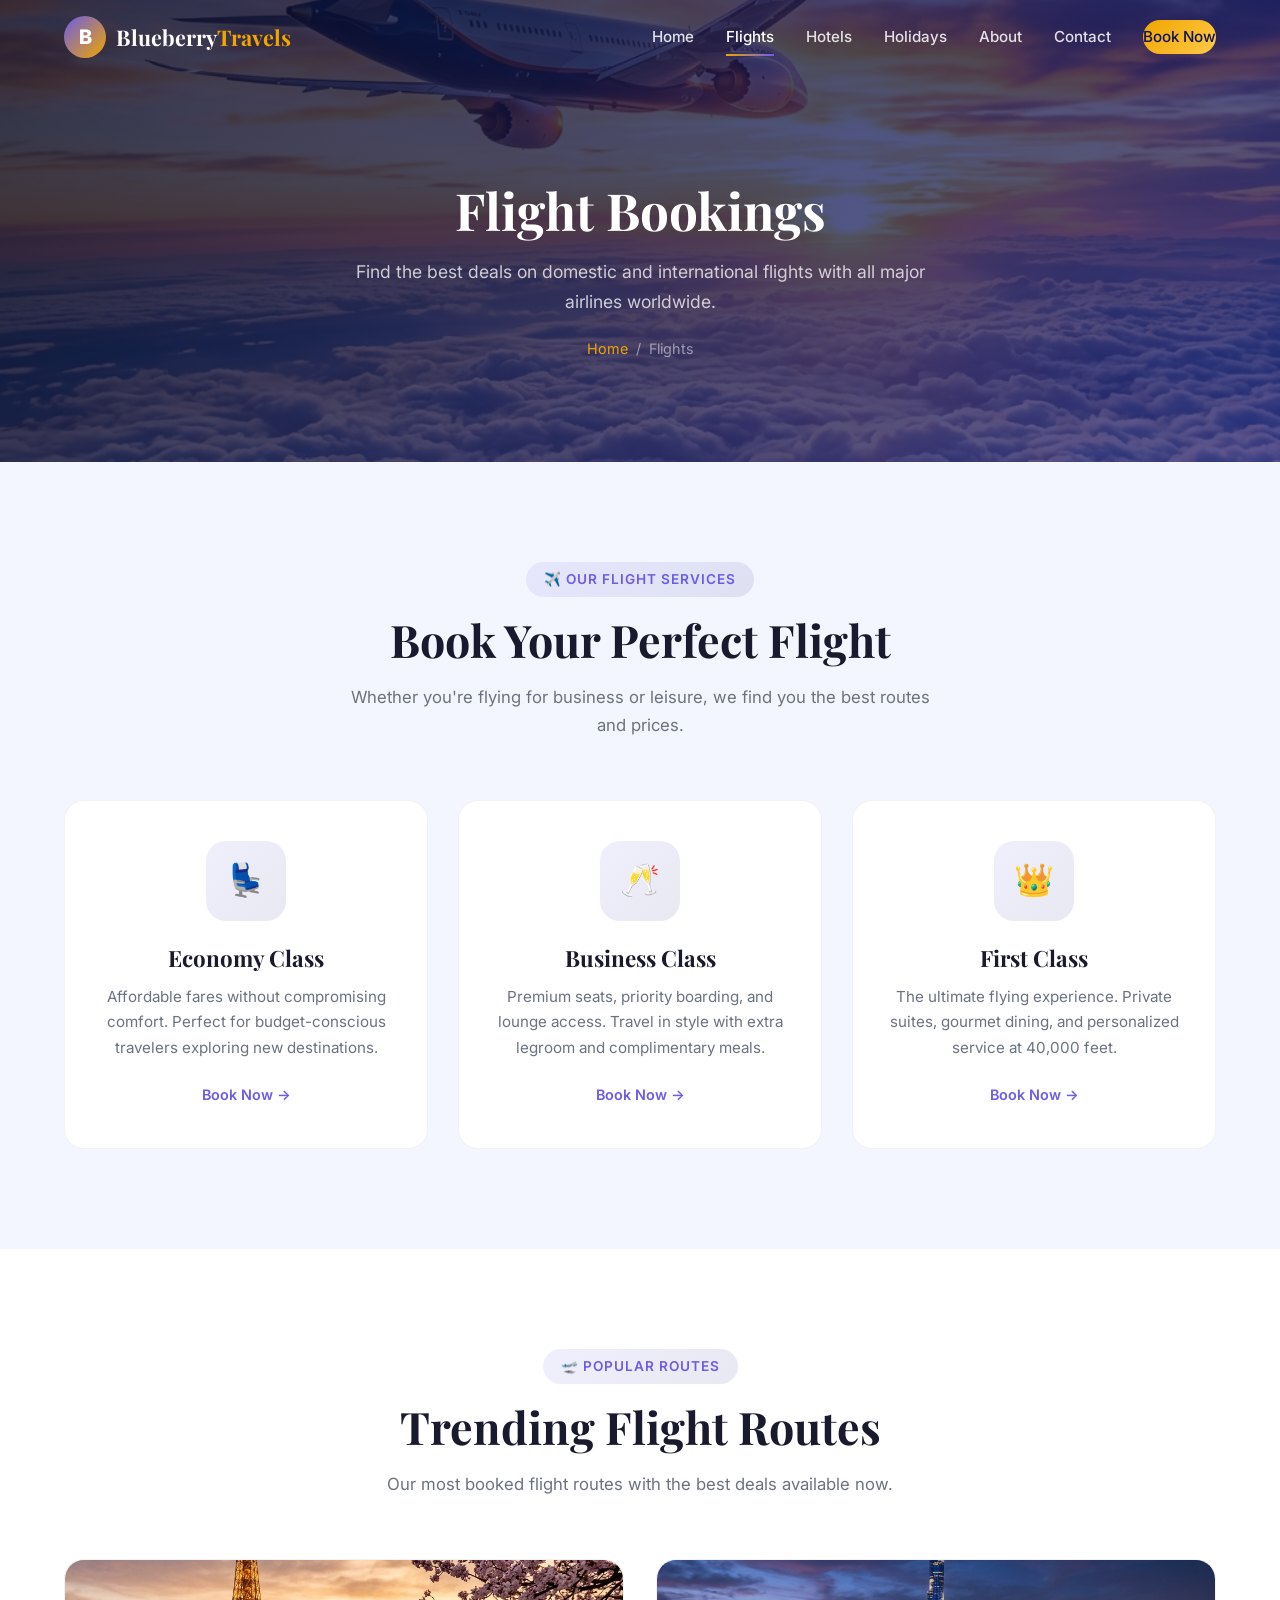
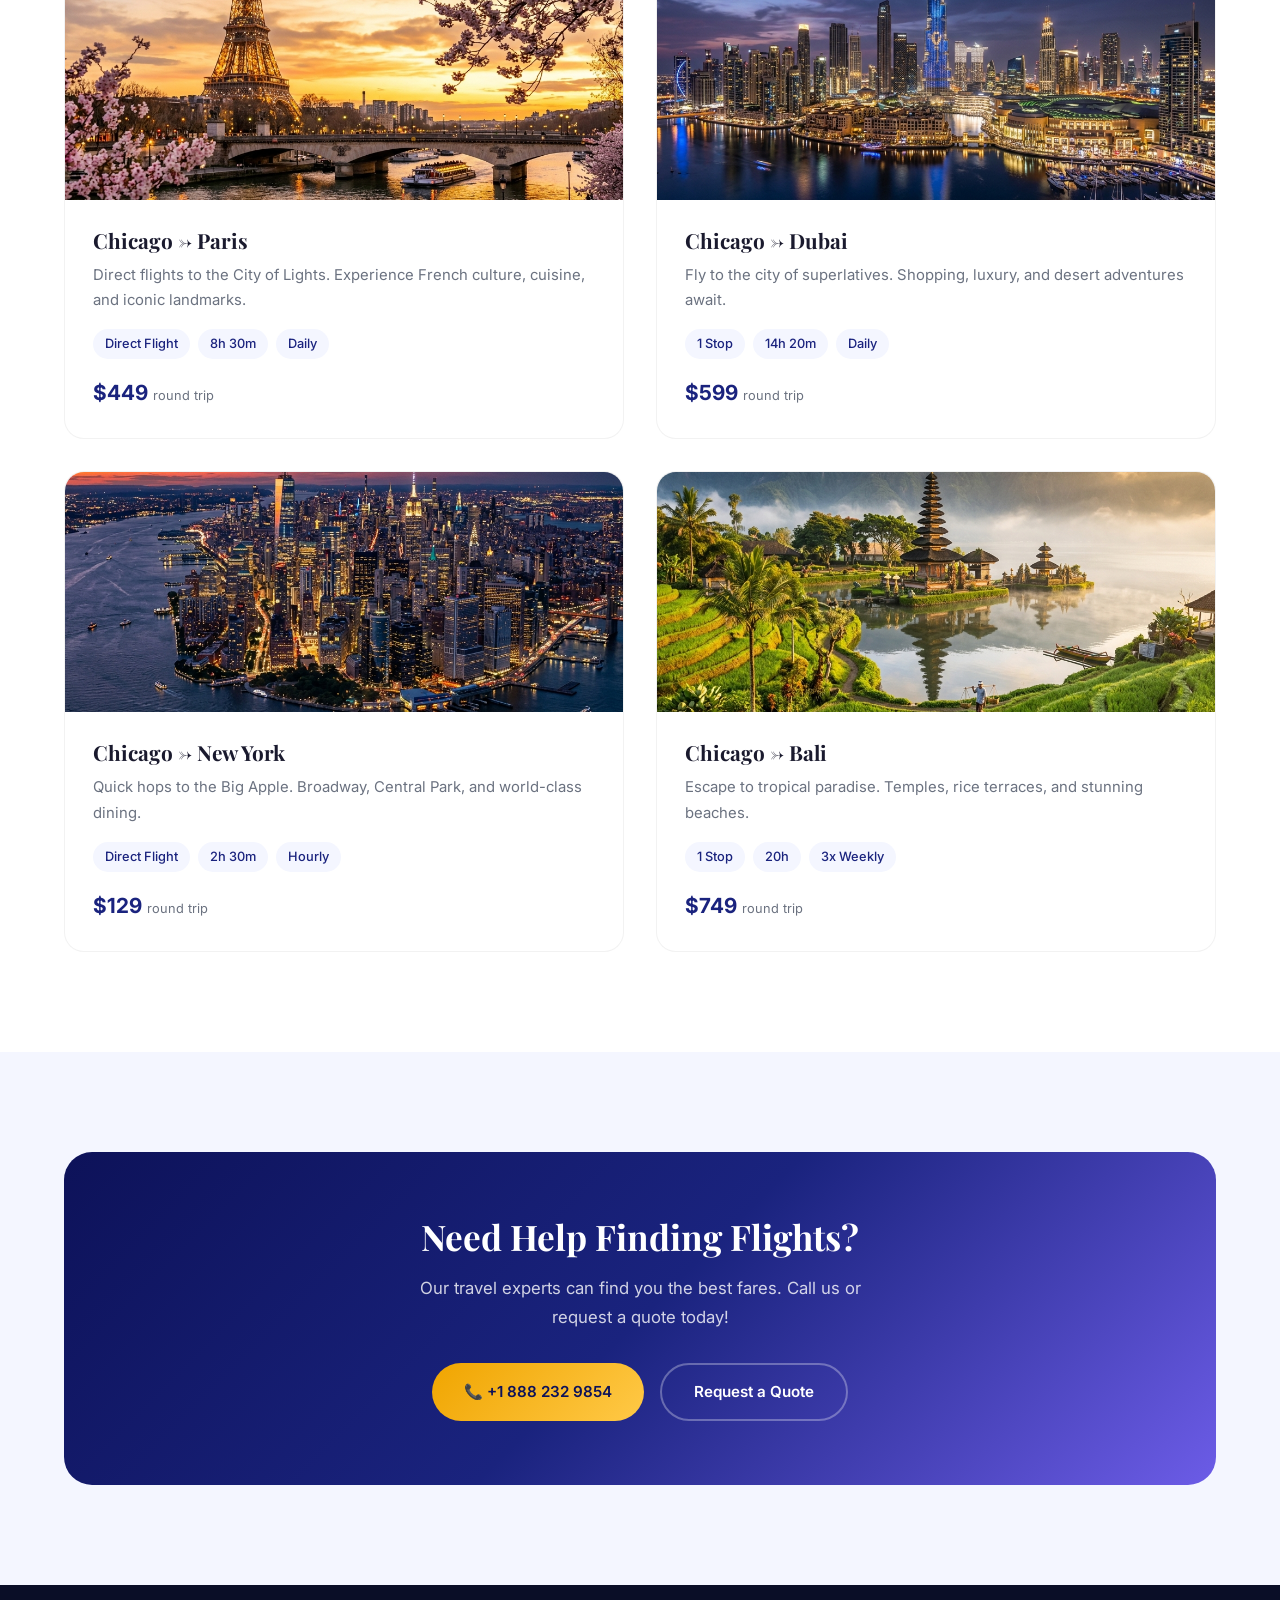
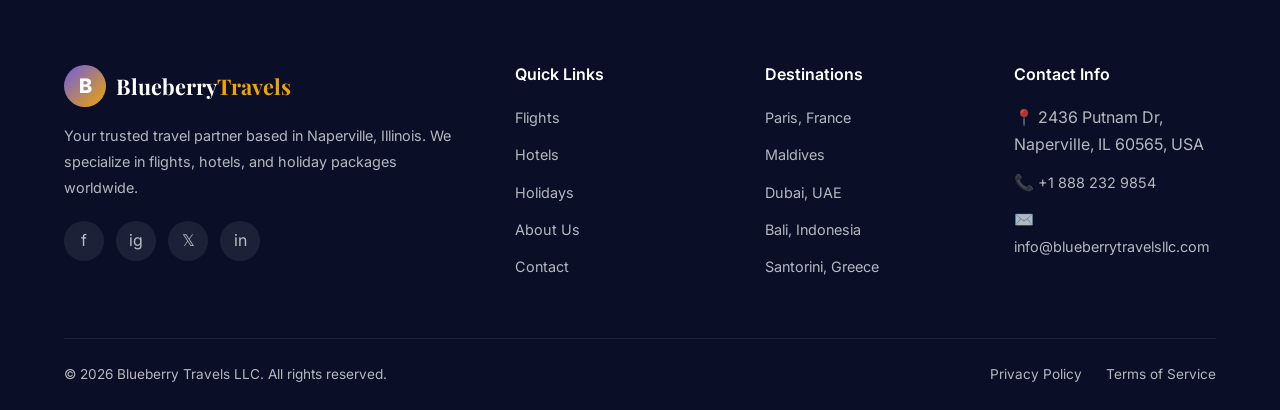
<file: flights.html>
<!DOCTYPE html>
<html lang="en">
<head>
  <meta charset="UTF-8">
  <meta name="viewport" content="width=device-width, initial-scale=1.0">
  <title>Flights | Blueberry Travels LLC</title>
  <meta name="description" content="Book domestic and international flights at the best prices with Blueberry Travels LLC. Economy, business, and first-class options.">
  <link rel="stylesheet" href="css/styles.css">
  <link rel="icon" href="data:image/svg+xml,<svg xmlns='http://www.w3.org/2000/svg' viewBox='0 0 100 100'><text y='.9em' font-size='90'>🫐</text></svg>">
</head>
<body>

  <!-- HEADER -->
  <header class="header" id="header">
    <div class="container">
      <nav class="nav">
        <a href="index.html" class="logo">
          <div class="logo-icon">B</div>
          <div class="logo-text">Blueberry<span>Travels</span></div>
        </a>
        <div class="nav-links" id="navLinks">
          <a href="index.html">Home</a>
          <a href="flights.html" class="active">Flights</a>
          <a href="hotels.html">Hotels</a>
          <a href="holidays.html">Holidays</a>
          <a href="about.html">About</a>
          <a href="contact.html">Contact</a>
          <a href="contact.html" class="nav-cta">Book Now</a>
        </div>
        <button class="mobile-toggle" id="mobileToggle" aria-label="Toggle menu">
          <span></span><span></span><span></span>
        </button>
      </nav>
    </div>
  </header>

  <!-- PAGE HERO -->
  <section class="page-hero">
    <div class="page-hero-bg" style="background-image: url('images/flights-hero.png');"></div>
    <div class="page-hero-overlay"></div>
    <div class="container">
      <div class="page-hero-content">
        <h1>Flight Bookings</h1>
        <p>Find the best deals on domestic and international flights with all major airlines worldwide.</p>
        <div class="breadcrumb"><a href="index.html">Home</a> <span>/</span> <span>Flights</span></div>
      </div>
    </div>
  </section>

  <!-- FLIGHT SERVICES -->
  <section class="section">
    <div class="container">
      <div class="section-header">
        <div class="section-badge">✈️ Our Flight Services</div>
        <h2>Book Your Perfect Flight</h2>
        <p>Whether you're flying for business or leisure, we find you the best routes and prices.</p>
      </div>
      <div class="services-grid">
        <div class="service-card fade-in">
          <div class="service-icon">💺</div>
          <h3>Economy Class</h3>
          <p>Affordable fares without compromising comfort. Perfect for budget-conscious travelers exploring new destinations.</p>
          <a href="contact.html" class="service-link">Book Now →</a>
        </div>
        <div class="service-card fade-in">
          <div class="service-icon">🥂</div>
          <h3>Business Class</h3>
          <p>Premium seats, priority boarding, and lounge access. Travel in style with extra legroom and complimentary meals.</p>
          <a href="contact.html" class="service-link">Book Now →</a>
        </div>
        <div class="service-card fade-in">
          <div class="service-icon">👑</div>
          <h3>First Class</h3>
          <p>The ultimate flying experience. Private suites, gourmet dining, and personalized service at 40,000 feet.</p>
          <a href="contact.html" class="service-link">Book Now →</a>
        </div>
      </div>
    </div>
  </section>

  <!-- POPULAR ROUTES -->
  <section class="section" style="background: #fff;">
    <div class="container">
      <div class="section-header">
        <div class="section-badge">🛫 Popular Routes</div>
        <h2>Trending Flight Routes</h2>
        <p>Our most booked flight routes with the best deals available now.</p>
      </div>
      <div class="content-grid">
        <div class="content-card fade-in">
          <div class="content-card-img"><img src="images/dest-paris.png" alt="Chicago to Paris" loading="lazy"></div>
          <div class="content-card-body">
            <h3>Chicago → Paris</h3>
            <p>Direct flights to the City of Lights. Experience French culture, cuisine, and iconic landmarks.</p>
            <div class="card-features"><span class="card-feature">Direct Flight</span><span class="card-feature">8h 30m</span><span class="card-feature">Daily</span></div>
            <div class="card-price">$449 <small>round trip</small></div>
          </div>
        </div>
        <div class="content-card fade-in">
          <div class="content-card-img"><img src="images/dest-dubai.png" alt="Chicago to Dubai" loading="lazy"></div>
          <div class="content-card-body">
            <h3>Chicago → Dubai</h3>
            <p>Fly to the city of superlatives. Shopping, luxury, and desert adventures await.</p>
            <div class="card-features"><span class="card-feature">1 Stop</span><span class="card-feature">14h 20m</span><span class="card-feature">Daily</span></div>
            <div class="card-price">$599 <small>round trip</small></div>
          </div>
        </div>
        <div class="content-card fade-in">
          <div class="content-card-img"><img src="images/dest-newyork.png" alt="Chicago to New York" loading="lazy"></div>
          <div class="content-card-body">
            <h3>Chicago → New York</h3>
            <p>Quick hops to the Big Apple. Broadway, Central Park, and world-class dining.</p>
            <div class="card-features"><span class="card-feature">Direct Flight</span><span class="card-feature">2h 30m</span><span class="card-feature">Hourly</span></div>
            <div class="card-price">$129 <small>round trip</small></div>
          </div>
        </div>
        <div class="content-card fade-in">
          <div class="content-card-img"><img src="images/dest-bali.png" alt="Chicago to Bali" loading="lazy"></div>
          <div class="content-card-body">
            <h3>Chicago → Bali</h3>
            <p>Escape to tropical paradise. Temples, rice terraces, and stunning beaches.</p>
            <div class="card-features"><span class="card-feature">1 Stop</span><span class="card-feature">20h</span><span class="card-feature">3x Weekly</span></div>
            <div class="card-price">$749 <small>round trip</small></div>
          </div>
        </div>
      </div>
    </div>
  </section>

  <!-- CTA -->
  <section class="section">
    <div class="container">
      <div class="cta-banner fade-in">
        <h2>Need Help Finding Flights?</h2>
        <p>Our travel experts can find you the best fares. Call us or request a quote today!</p>
        <div class="hero-buttons" style="justify-content: center;">
          <a href="tel:+18882329854" class="btn btn-primary">📞 +1 888 232 9854</a>
          <a href="contact.html" class="btn btn-outline">Request a Quote</a>
        </div>
      </div>
    </div>
  </section>

  <!-- FOOTER -->
  <footer class="footer">
    <div class="container">
      <div class="footer-grid">
        <div class="footer-brand">
          <a href="index.html" class="logo">
            <div class="logo-icon">B</div>
            <div class="logo-text">Blueberry<span>Travels</span></div>
          </a>
          <p>Your trusted travel partner based in Naperville, Illinois. We specialize in flights, hotels, and holiday packages worldwide.</p>
          <div class="footer-social">
            <a href="#" aria-label="Facebook">f</a>
            <a href="#" aria-label="Instagram">ig</a>
            <a href="#" aria-label="Twitter">𝕏</a>
            <a href="#" aria-label="LinkedIn">in</a>
          </div>
        </div>
        <div class="footer-col">
          <h4>Quick Links</h4>
          <ul>
            <li><a href="flights.html">Flights</a></li>
            <li><a href="hotels.html">Hotels</a></li>
            <li><a href="holidays.html">Holidays</a></li>
            <li><a href="about.html">About Us</a></li>
            <li><a href="contact.html">Contact</a></li>
          </ul>
        </div>
        <div class="footer-col">
          <h4>Destinations</h4>
          <ul>
            <li><a href="holidays.html">Paris, France</a></li>
            <li><a href="holidays.html">Maldives</a></li>
            <li><a href="holidays.html">Dubai, UAE</a></li>
            <li><a href="holidays.html">Bali, Indonesia</a></li>
            <li><a href="holidays.html">Santorini, Greece</a></li>
          </ul>
        </div>
        <div class="footer-col">
          <h4>Contact Info</h4>
          <ul>
            <li>📍 2436 Putnam Dr, Naperville, IL 60565, USA</li>
            <li>📞 <a href="tel:+18882329854">+1 888 232 9854</a></li>
            <li>✉️ <a href="mailto:info@blueberrytravelsllc.com">info@blueberrytravelsllc.com</a></li>
          </ul>
        </div>
      </div>
      <div class="footer-bottom">
        <p>&copy; 2026 Blueberry Travels LLC. All rights reserved.</p>
        <div class="footer-bottom-links">
          <a href="#">Privacy Policy</a>
          <a href="#">Terms of Service</a>
        </div>
      </div>
    </div>
  </footer>

  <script src="js/script.js"></script>
</body>
</html>
</file>
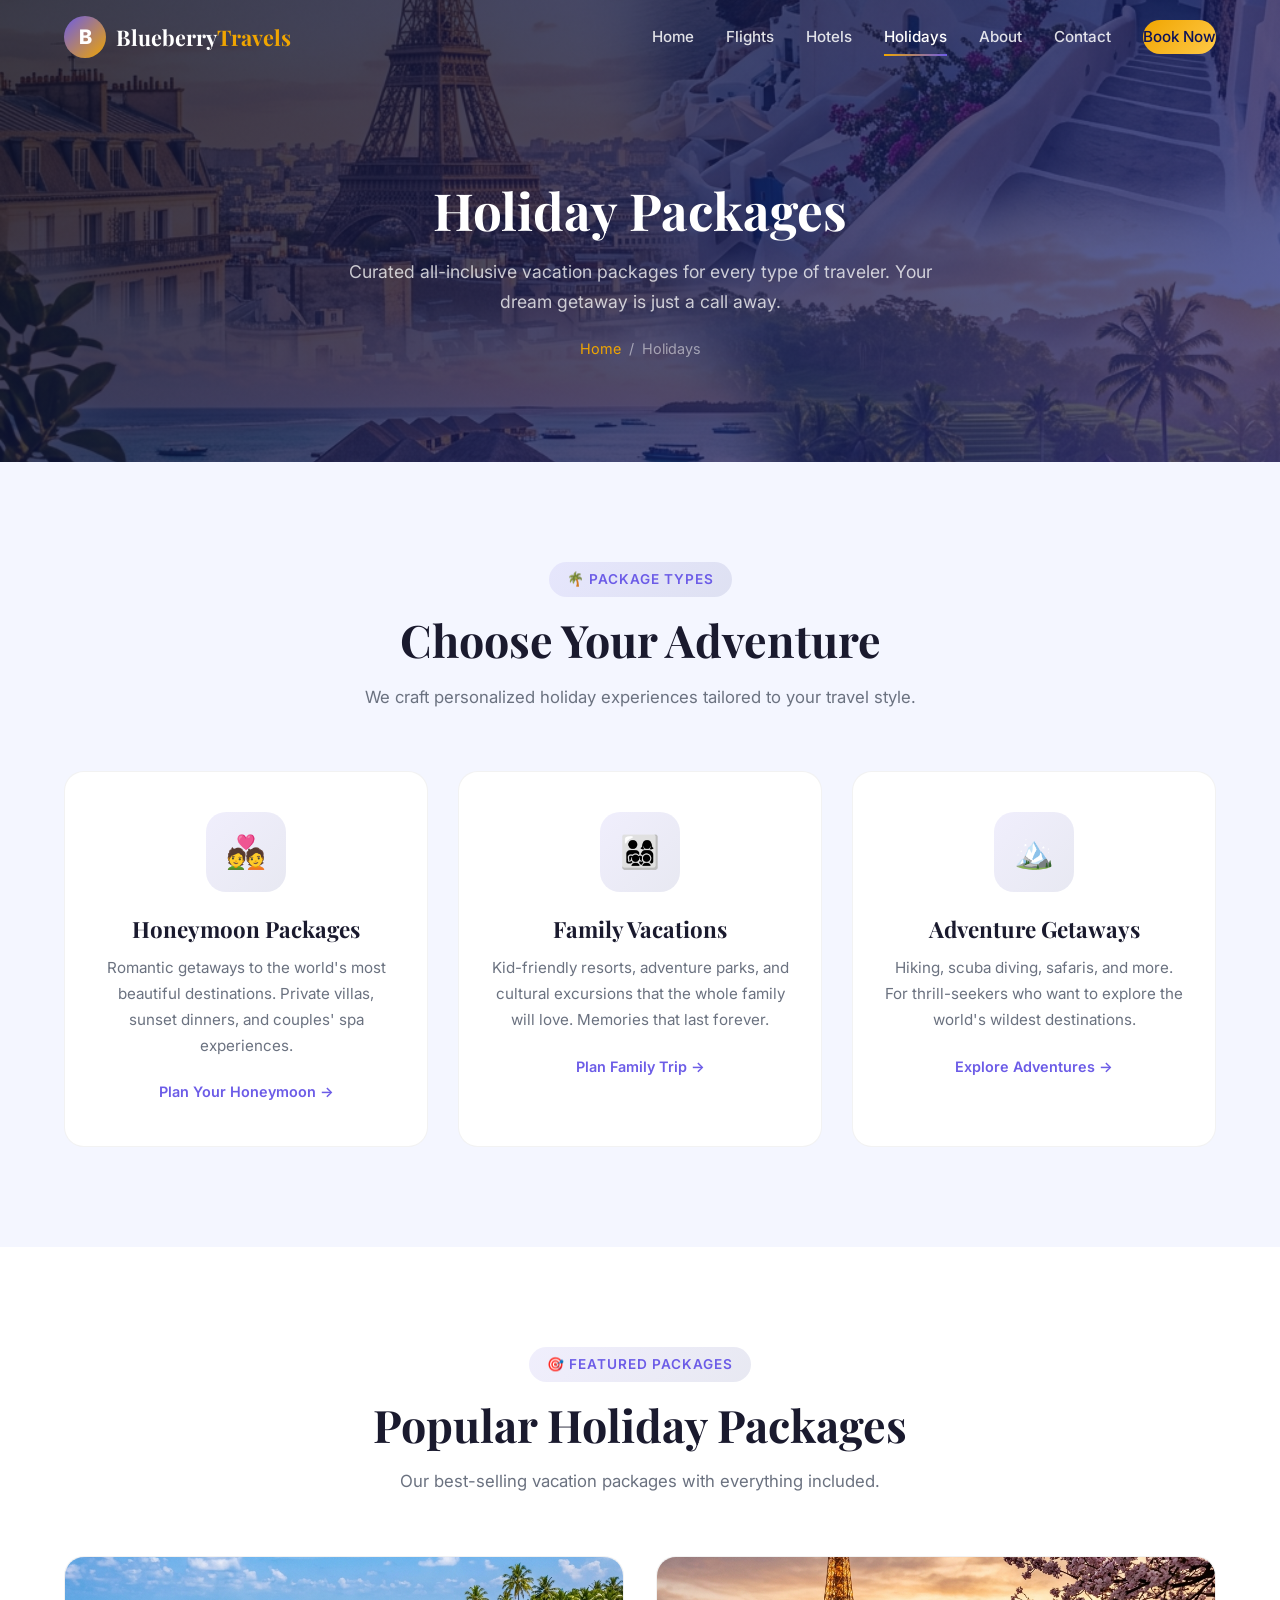
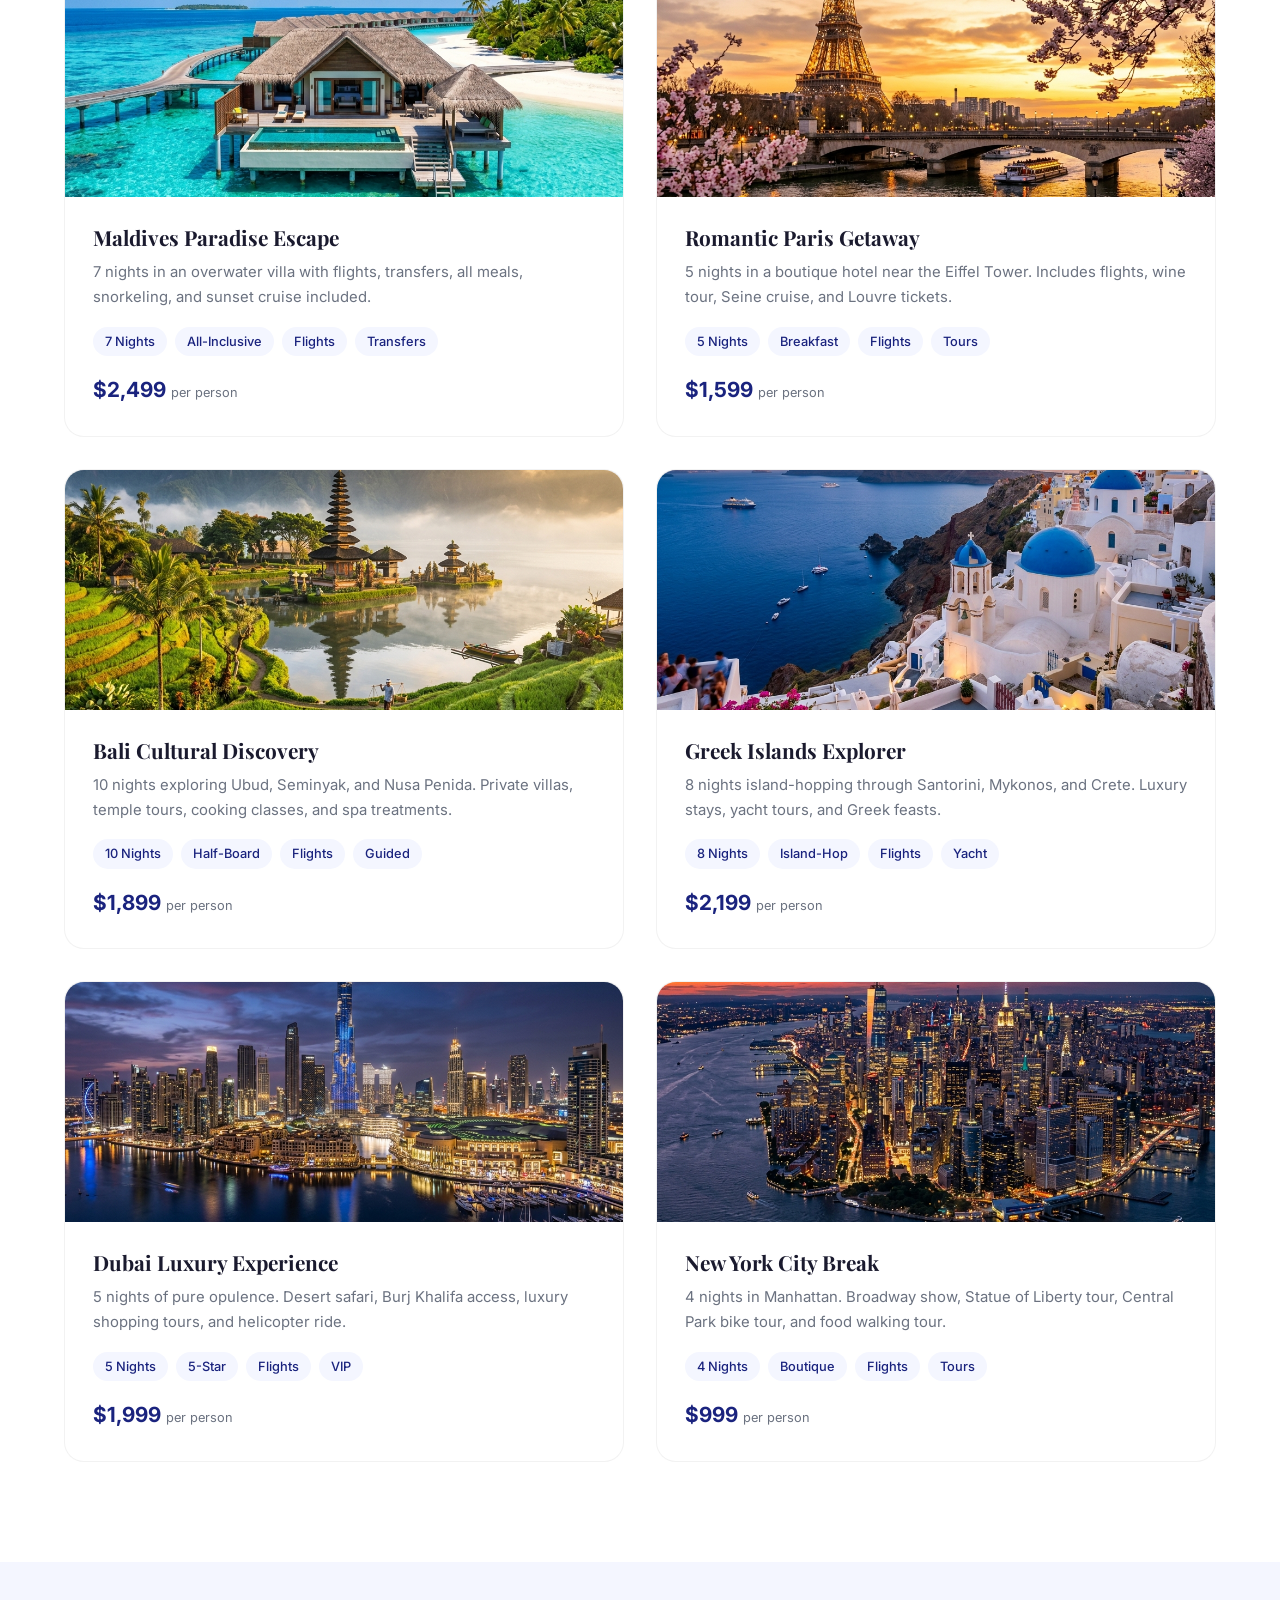
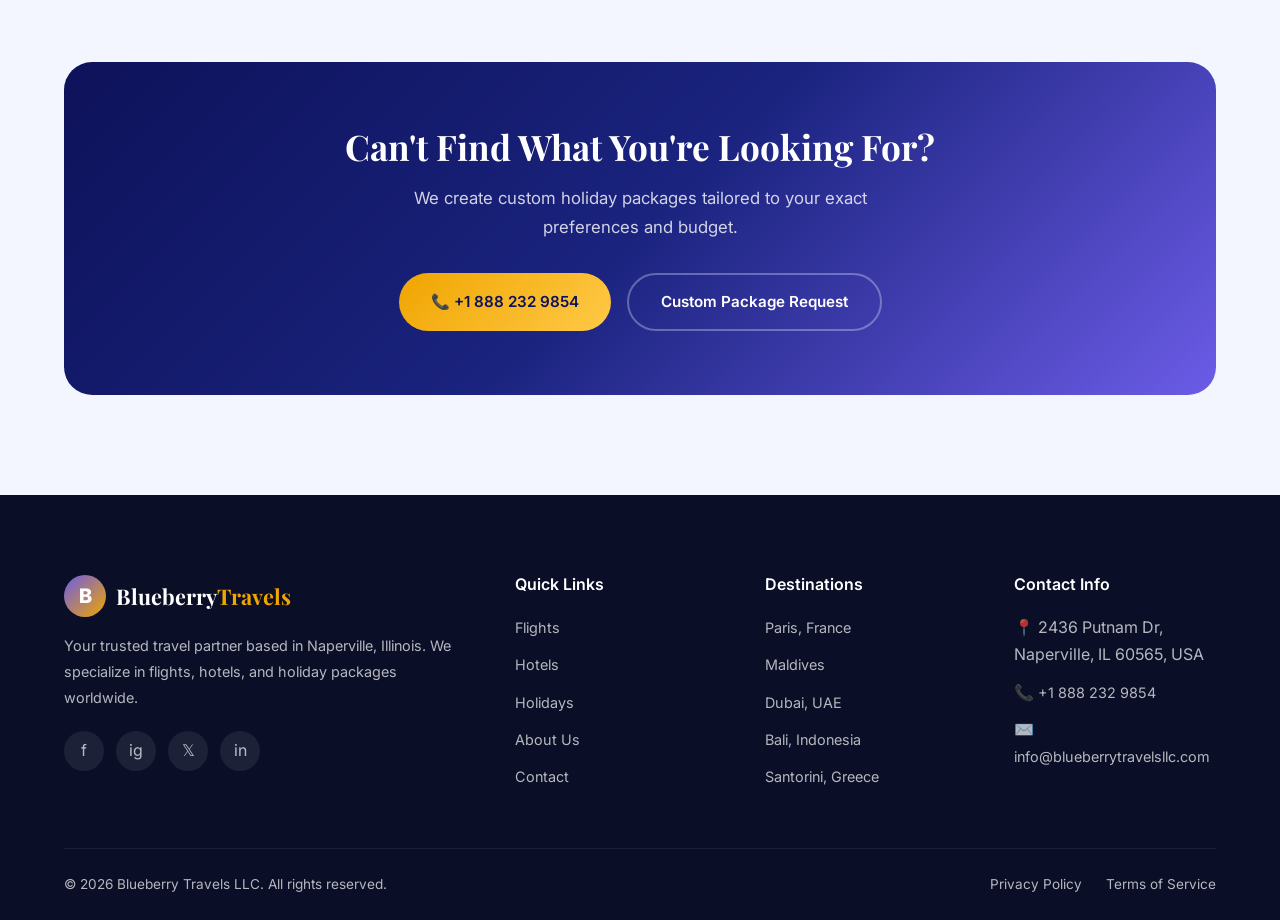
<file: holidays.html>
<!DOCTYPE html>
<html lang="en">
<head>
  <meta charset="UTF-8">
  <meta name="viewport" content="width=device-width, initial-scale=1.0">
  <title>Holiday Packages | Blueberry Travels LLC</title>
  <meta name="description" content="All-inclusive holiday packages from Blueberry Travels LLC. Honeymoons, family trips, and adventure getaways to top destinations.">
  <link rel="stylesheet" href="css/styles.css">
  <link rel="icon" href="data:image/svg+xml,<svg xmlns='http://www.w3.org/2000/svg' viewBox='0 0 100 100'><text y='.9em' font-size='90'>🫐</text></svg>">
</head>
<body>

  <header class="header" id="header">
    <div class="container">
      <nav class="nav">
        <a href="index.html" class="logo"><div class="logo-icon">B</div><div class="logo-text">Blueberry<span>Travels</span></div></a>
        <div class="nav-links" id="navLinks">
          <a href="index.html">Home</a><a href="flights.html">Flights</a><a href="hotels.html">Hotels</a>
          <a href="holidays.html" class="active">Holidays</a><a href="about.html">About</a><a href="contact.html">Contact</a>
          <a href="contact.html" class="nav-cta">Book Now</a>
        </div>
        <button class="mobile-toggle" id="mobileToggle" aria-label="Toggle menu"><span></span><span></span><span></span></button>
      </nav>
    </div>
  </header>

  <section class="page-hero">
    <div class="page-hero-bg" style="background-image: url('images/holidays-hero.png');"></div>
    <div class="page-hero-overlay"></div>
    <div class="container">
      <div class="page-hero-content">
        <h1>Holiday Packages</h1>
        <p>Curated all-inclusive vacation packages for every type of traveler. Your dream getaway is just a call away.</p>
        <div class="breadcrumb"><a href="index.html">Home</a> <span>/</span> <span>Holidays</span></div>
      </div>
    </div>
  </section>

  <!-- PACKAGE TYPES -->
  <section class="section">
    <div class="container">
      <div class="section-header">
        <div class="section-badge">🌴 Package Types</div>
        <h2>Choose Your Adventure</h2>
        <p>We craft personalized holiday experiences tailored to your travel style.</p>
      </div>
      <div class="services-grid">
        <div class="service-card fade-in">
          <div class="service-icon">💑</div>
          <h3>Honeymoon Packages</h3>
          <p>Romantic getaways to the world's most beautiful destinations. Private villas, sunset dinners, and couples' spa experiences.</p>
          <a href="contact.html" class="service-link">Plan Your Honeymoon →</a>
        </div>
        <div class="service-card fade-in">
          <div class="service-icon">👨‍👩‍👧‍👦</div>
          <h3>Family Vacations</h3>
          <p>Kid-friendly resorts, adventure parks, and cultural excursions that the whole family will love. Memories that last forever.</p>
          <a href="contact.html" class="service-link">Plan Family Trip →</a>
        </div>
        <div class="service-card fade-in">
          <div class="service-icon">🏔️</div>
          <h3>Adventure Getaways</h3>
          <p>Hiking, scuba diving, safaris, and more. For thrill-seekers who want to explore the world's wildest destinations.</p>
          <a href="contact.html" class="service-link">Explore Adventures →</a>
        </div>
      </div>
    </div>
  </section>

  <!-- HOLIDAY PACKAGES -->
  <section class="section" style="background: #fff;">
    <div class="container">
      <div class="section-header">
        <div class="section-badge">🎯 Featured Packages</div>
        <h2>Popular Holiday Packages</h2>
        <p>Our best-selling vacation packages with everything included.</p>
      </div>
      <div class="content-grid">
        <div class="content-card fade-in">
          <div class="content-card-img"><img src="images/dest-maldives.png" alt="Maldives Holiday" loading="lazy"></div>
          <div class="content-card-body">
            <h3>Maldives Paradise Escape</h3>
            <p>7 nights in an overwater villa with flights, transfers, all meals, snorkeling, and sunset cruise included.</p>
            <div class="card-features"><span class="card-feature">7 Nights</span><span class="card-feature">All-Inclusive</span><span class="card-feature">Flights</span><span class="card-feature">Transfers</span></div>
            <div class="card-price">$2,499 <small>per person</small></div>
          </div>
        </div>
        <div class="content-card fade-in">
          <div class="content-card-img"><img src="images/dest-paris.png" alt="Paris Holiday" loading="lazy"></div>
          <div class="content-card-body">
            <h3>Romantic Paris Getaway</h3>
            <p>5 nights in a boutique hotel near the Eiffel Tower. Includes flights, wine tour, Seine cruise, and Louvre tickets.</p>
            <div class="card-features"><span class="card-feature">5 Nights</span><span class="card-feature">Breakfast</span><span class="card-feature">Flights</span><span class="card-feature">Tours</span></div>
            <div class="card-price">$1,599 <small>per person</small></div>
          </div>
        </div>
        <div class="content-card fade-in">
          <div class="content-card-img"><img src="images/dest-bali.png" alt="Bali Holiday" loading="lazy"></div>
          <div class="content-card-body">
            <h3>Bali Cultural Discovery</h3>
            <p>10 nights exploring Ubud, Seminyak, and Nusa Penida. Private villas, temple tours, cooking classes, and spa treatments.</p>
            <div class="card-features"><span class="card-feature">10 Nights</span><span class="card-feature">Half-Board</span><span class="card-feature">Flights</span><span class="card-feature">Guided</span></div>
            <div class="card-price">$1,899 <small>per person</small></div>
          </div>
        </div>
        <div class="content-card fade-in">
          <div class="content-card-img"><img src="images/dest-santorini.png" alt="Greek Islands Holiday" loading="lazy"></div>
          <div class="content-card-body">
            <h3>Greek Islands Explorer</h3>
            <p>8 nights island-hopping through Santorini, Mykonos, and Crete. Luxury stays, yacht tours, and Greek feasts.</p>
            <div class="card-features"><span class="card-feature">8 Nights</span><span class="card-feature">Island-Hop</span><span class="card-feature">Flights</span><span class="card-feature">Yacht</span></div>
            <div class="card-price">$2,199 <small>per person</small></div>
          </div>
        </div>
        <div class="content-card fade-in">
          <div class="content-card-img"><img src="images/dest-dubai.png" alt="Dubai Holiday" loading="lazy"></div>
          <div class="content-card-body">
            <h3>Dubai Luxury Experience</h3>
            <p>5 nights of pure opulence. Desert safari, Burj Khalifa access, luxury shopping tours, and helicopter ride.</p>
            <div class="card-features"><span class="card-feature">5 Nights</span><span class="card-feature">5-Star</span><span class="card-feature">Flights</span><span class="card-feature">VIP</span></div>
            <div class="card-price">$1,999 <small>per person</small></div>
          </div>
        </div>
        <div class="content-card fade-in">
          <div class="content-card-img"><img src="images/dest-newyork.png" alt="New York Holiday" loading="lazy"></div>
          <div class="content-card-body">
            <h3>New York City Break</h3>
            <p>4 nights in Manhattan. Broadway show, Statue of Liberty tour, Central Park bike tour, and food walking tour.</p>
            <div class="card-features"><span class="card-feature">4 Nights</span><span class="card-feature">Boutique</span><span class="card-feature">Flights</span><span class="card-feature">Tours</span></div>
            <div class="card-price">$999 <small>per person</small></div>
          </div>
        </div>
      </div>
    </div>
  </section>

  <!-- CTA -->
  <section class="section">
    <div class="container">
      <div class="cta-banner fade-in">
        <h2>Can't Find What You're Looking For?</h2>
        <p>We create custom holiday packages tailored to your exact preferences and budget.</p>
        <div class="hero-buttons" style="justify-content: center;">
          <a href="tel:+18882329854" class="btn btn-primary">📞 +1 888 232 9854</a>
          <a href="contact.html" class="btn btn-outline">Custom Package Request</a>
        </div>
      </div>
    </div>
  </section>

  <footer class="footer">
    <div class="container">
      <div class="footer-grid">
        <div class="footer-brand">
          <a href="index.html" class="logo"><div class="logo-icon">B</div><div class="logo-text">Blueberry<span>Travels</span></div></a>
          <p>Your trusted travel partner based in Naperville, Illinois. We specialize in flights, hotels, and holiday packages worldwide.</p>
          <div class="footer-social"><a href="#">f</a><a href="#">ig</a><a href="#">𝕏</a><a href="#">in</a></div>
        </div>
        <div class="footer-col"><h4>Quick Links</h4><ul><li><a href="flights.html">Flights</a></li><li><a href="hotels.html">Hotels</a></li><li><a href="holidays.html">Holidays</a></li><li><a href="about.html">About Us</a></li><li><a href="contact.html">Contact</a></li></ul></div>
        <div class="footer-col"><h4>Destinations</h4><ul><li><a href="holidays.html">Paris, France</a></li><li><a href="holidays.html">Maldives</a></li><li><a href="holidays.html">Dubai, UAE</a></li><li><a href="holidays.html">Bali, Indonesia</a></li><li><a href="holidays.html">Santorini, Greece</a></li></ul></div>
        <div class="footer-col"><h4>Contact Info</h4><ul><li>📍 2436 Putnam Dr, Naperville, IL 60565, USA</li><li>📞 <a href="tel:+18882329854">+1 888 232 9854</a></li><li>✉️ <a href="mailto:info@blueberrytravelsllc.com">info@blueberrytravelsllc.com</a></li></ul></div>
      </div>
      <div class="footer-bottom"><p>&copy; 2026 Blueberry Travels LLC. All rights reserved.</p><div class="footer-bottom-links"><a href="#">Privacy Policy</a><a href="#">Terms of Service</a></div></div>
    </div>
  </footer>
  <script src="js/script.js"></script>
</body>
</html>
</file>
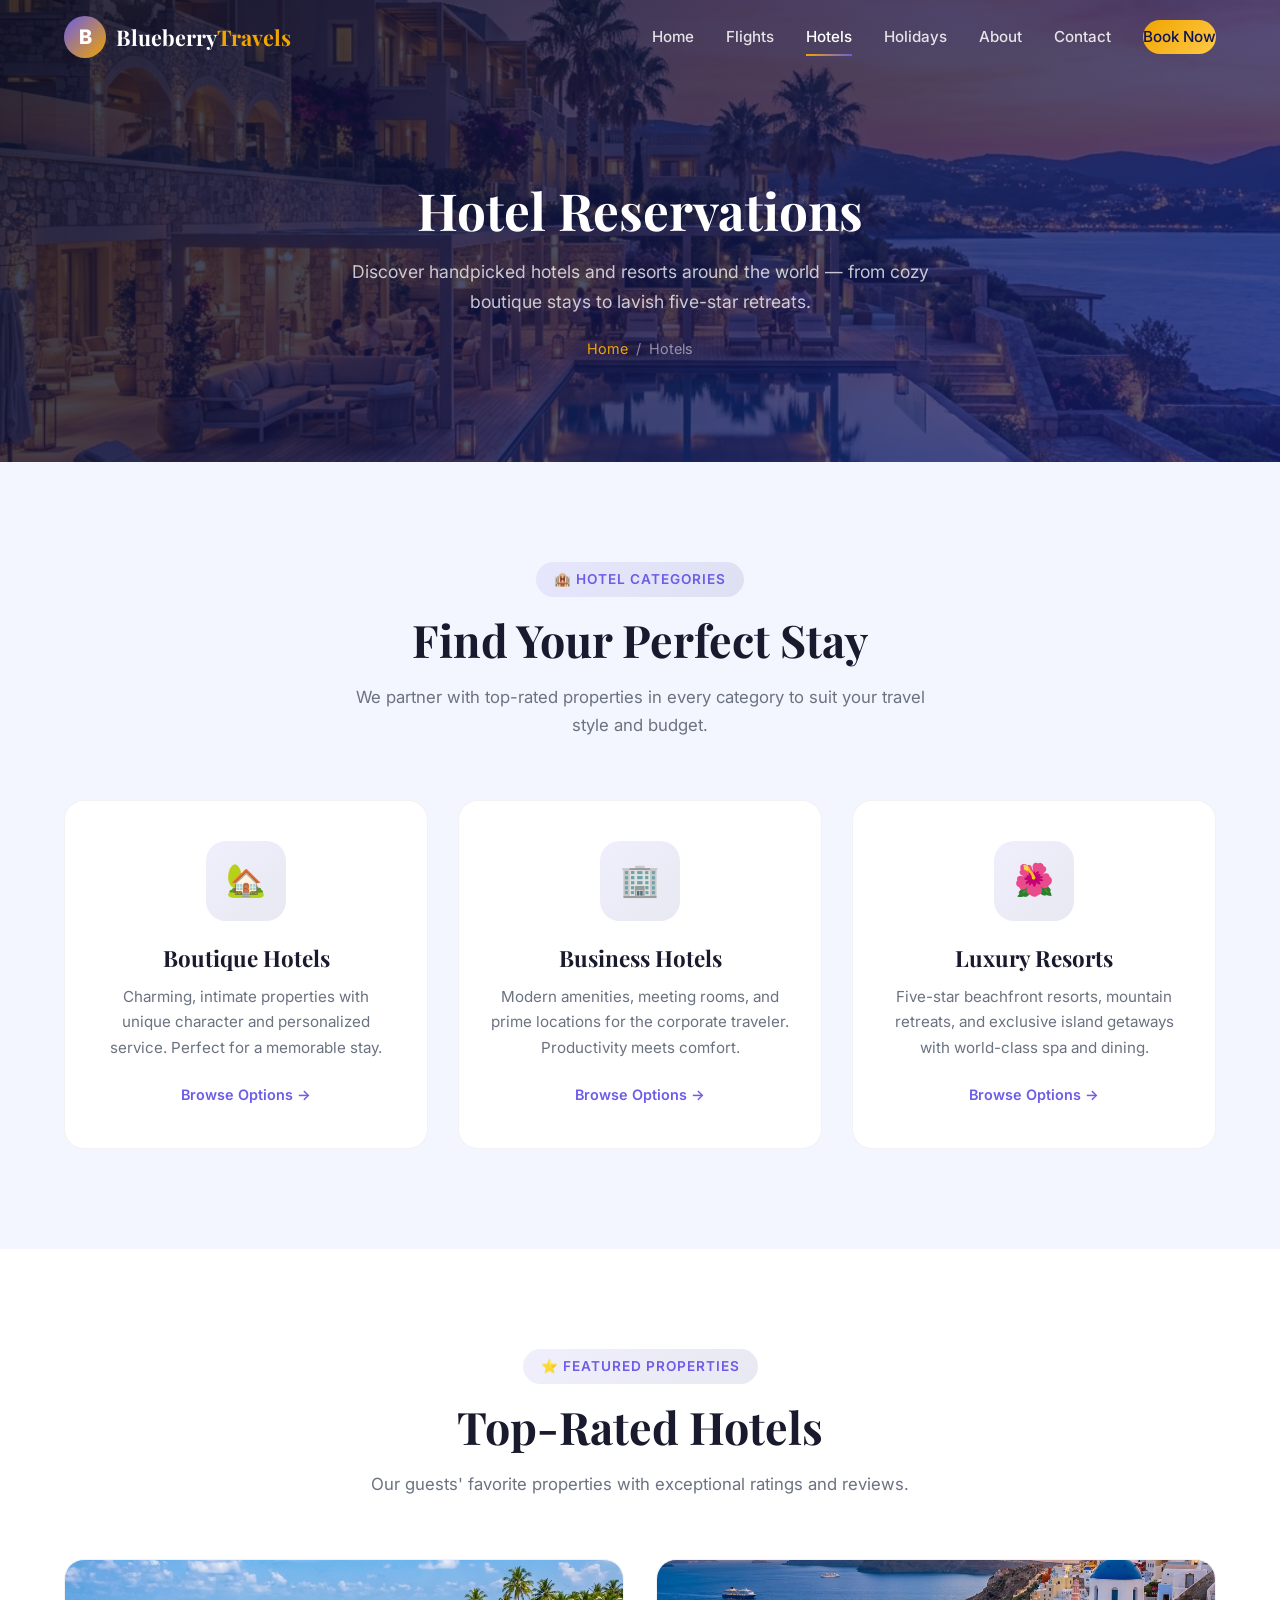
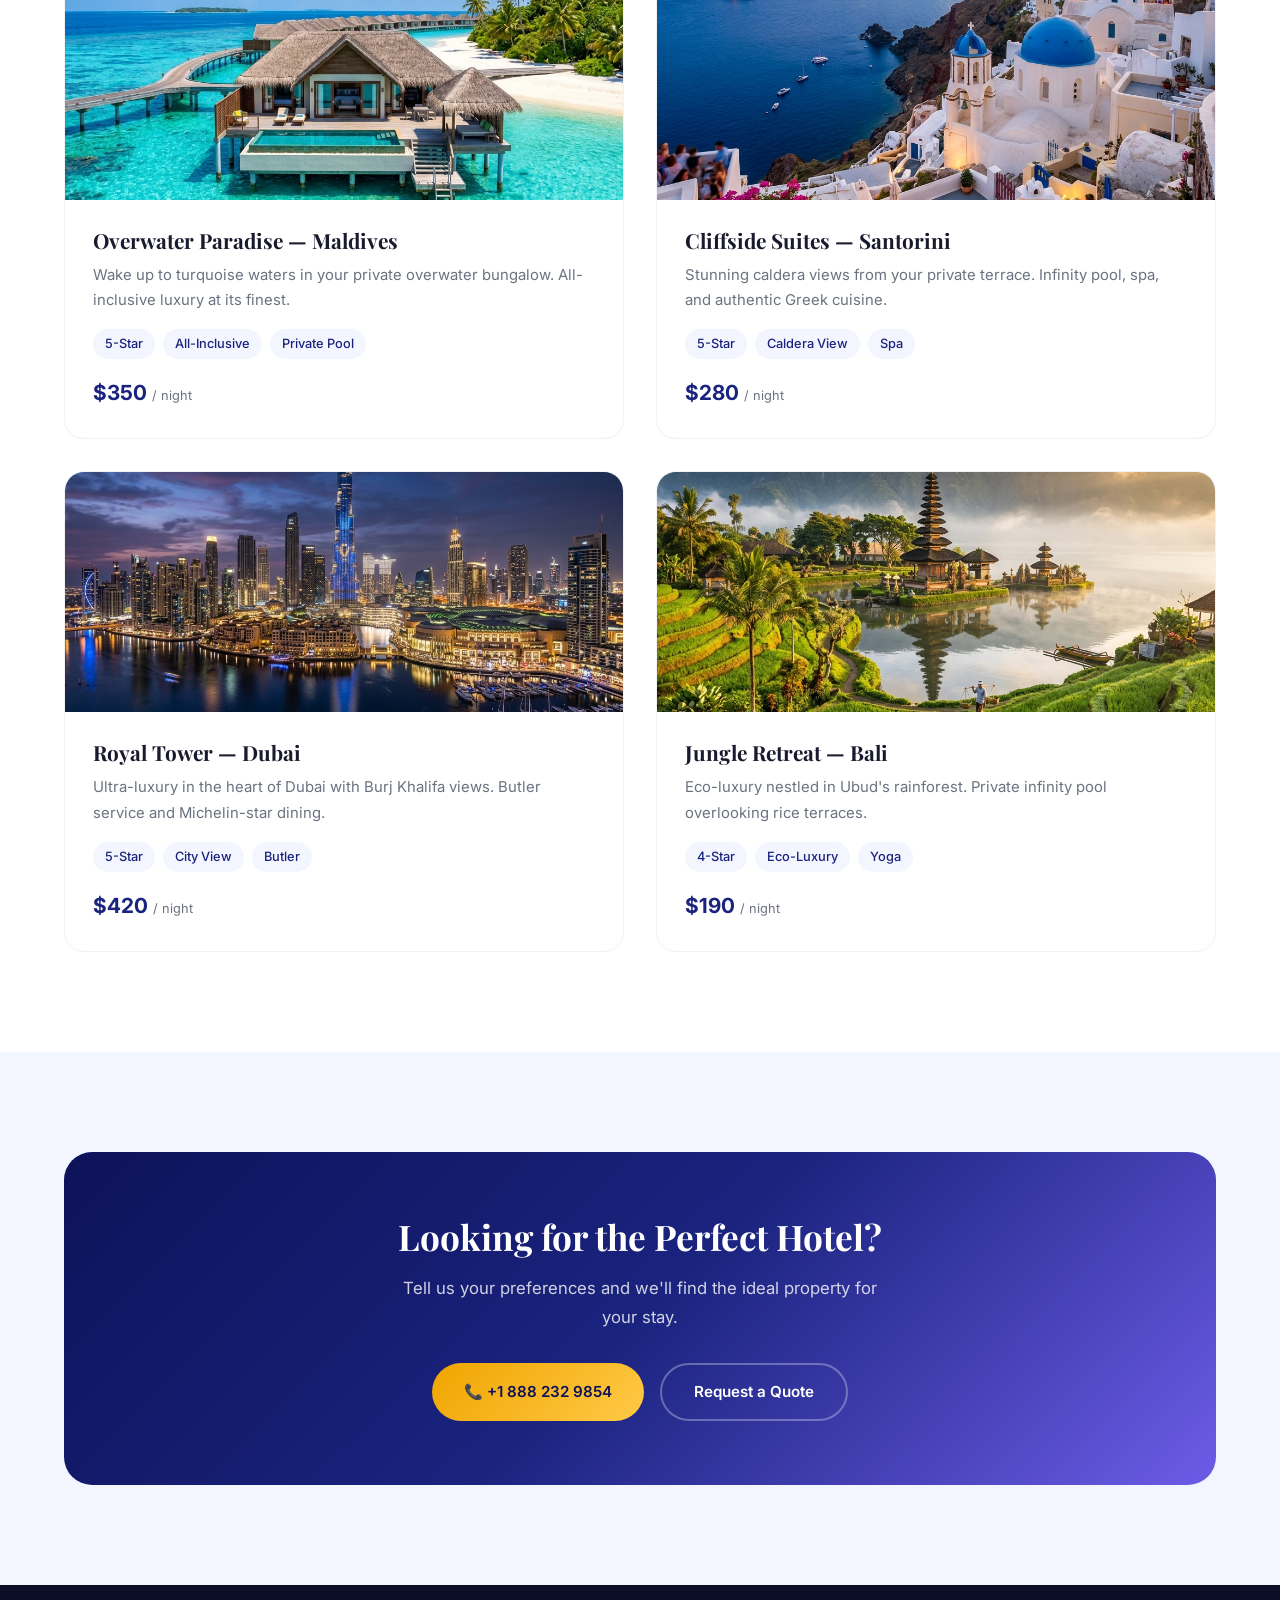
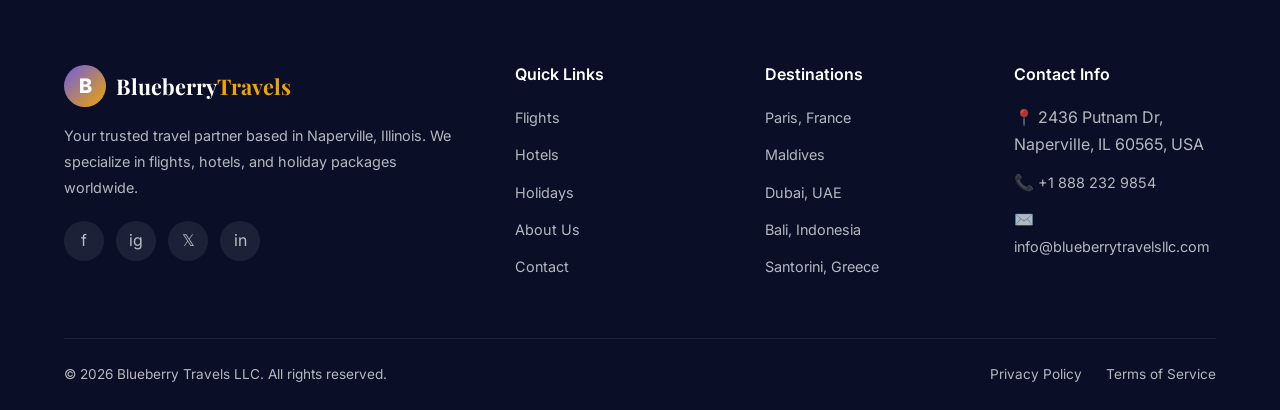
<file: hotels.html>
<!DOCTYPE html>
<html lang="en">
<head>
  <meta charset="UTF-8">
  <meta name="viewport" content="width=device-width, initial-scale=1.0">
  <title>Hotels | Blueberry Travels LLC</title>
  <meta name="description" content="Book luxury hotels and resorts worldwide with Blueberry Travels LLC. From boutique stays to five-star resorts.">
  <link rel="stylesheet" href="css/styles.css">
  <link rel="icon" href="data:image/svg+xml,<svg xmlns='http://www.w3.org/2000/svg' viewBox='0 0 100 100'><text y='.9em' font-size='90'>🫐</text></svg>">
</head>
<body>

  <header class="header" id="header">
    <div class="container">
      <nav class="nav">
        <a href="index.html" class="logo">
          <div class="logo-icon">B</div>
          <div class="logo-text">Blueberry<span>Travels</span></div>
        </a>
        <div class="nav-links" id="navLinks">
          <a href="index.html">Home</a>
          <a href="flights.html">Flights</a>
          <a href="hotels.html" class="active">Hotels</a>
          <a href="holidays.html">Holidays</a>
          <a href="about.html">About</a>
          <a href="contact.html">Contact</a>
          <a href="contact.html" class="nav-cta">Book Now</a>
        </div>
        <button class="mobile-toggle" id="mobileToggle" aria-label="Toggle menu"><span></span><span></span><span></span></button>
      </nav>
    </div>
  </header>

  <section class="page-hero">
    <div class="page-hero-bg" style="background-image: url('images/hotels-hero.png');"></div>
    <div class="page-hero-overlay"></div>
    <div class="container">
      <div class="page-hero-content">
        <h1>Hotel Reservations</h1>
        <p>Discover handpicked hotels and resorts around the world — from cozy boutique stays to lavish five-star retreats.</p>
        <div class="breadcrumb"><a href="index.html">Home</a> <span>/</span> <span>Hotels</span></div>
      </div>
    </div>
  </section>

  <!-- HOTEL CATEGORIES -->
  <section class="section">
    <div class="container">
      <div class="section-header">
        <div class="section-badge">🏨 Hotel Categories</div>
        <h2>Find Your Perfect Stay</h2>
        <p>We partner with top-rated properties in every category to suit your travel style and budget.</p>
      </div>
      <div class="services-grid">
        <div class="service-card fade-in">
          <div class="service-icon">🏡</div>
          <h3>Boutique Hotels</h3>
          <p>Charming, intimate properties with unique character and personalized service. Perfect for a memorable stay.</p>
          <a href="contact.html" class="service-link">Browse Options →</a>
        </div>
        <div class="service-card fade-in">
          <div class="service-icon">🏢</div>
          <h3>Business Hotels</h3>
          <p>Modern amenities, meeting rooms, and prime locations for the corporate traveler. Productivity meets comfort.</p>
          <a href="contact.html" class="service-link">Browse Options →</a>
        </div>
        <div class="service-card fade-in">
          <div class="service-icon">🌺</div>
          <h3>Luxury Resorts</h3>
          <p>Five-star beachfront resorts, mountain retreats, and exclusive island getaways with world-class spa and dining.</p>
          <a href="contact.html" class="service-link">Browse Options →</a>
        </div>
      </div>
    </div>
  </section>

  <!-- FEATURED HOTELS -->
  <section class="section" style="background: #fff;">
    <div class="container">
      <div class="section-header">
        <div class="section-badge">⭐ Featured Properties</div>
        <h2>Top-Rated Hotels</h2>
        <p>Our guests' favorite properties with exceptional ratings and reviews.</p>
      </div>
      <div class="content-grid">
        <div class="content-card fade-in">
          <div class="content-card-img"><img src="images/dest-maldives.png" alt="Overwater Villa Maldives" loading="lazy"></div>
          <div class="content-card-body">
            <h3>Overwater Paradise — Maldives</h3>
            <p>Wake up to turquoise waters in your private overwater bungalow. All-inclusive luxury at its finest.</p>
            <div class="card-features"><span class="card-feature">5-Star</span><span class="card-feature">All-Inclusive</span><span class="card-feature">Private Pool</span></div>
            <div class="card-price">$350 <small>/ night</small></div>
          </div>
        </div>
        <div class="content-card fade-in">
          <div class="content-card-img"><img src="images/dest-santorini.png" alt="Cliffside Hotel Santorini" loading="lazy"></div>
          <div class="content-card-body">
            <h3>Cliffside Suites — Santorini</h3>
            <p>Stunning caldera views from your private terrace. Infinity pool, spa, and authentic Greek cuisine.</p>
            <div class="card-features"><span class="card-feature">5-Star</span><span class="card-feature">Caldera View</span><span class="card-feature">Spa</span></div>
            <div class="card-price">$280 <small>/ night</small></div>
          </div>
        </div>
        <div class="content-card fade-in">
          <div class="content-card-img"><img src="images/dest-dubai.png" alt="Luxury Hotel Dubai" loading="lazy"></div>
          <div class="content-card-body">
            <h3>Royal Tower — Dubai</h3>
            <p>Ultra-luxury in the heart of Dubai with Burj Khalifa views. Butler service and Michelin-star dining.</p>
            <div class="card-features"><span class="card-feature">5-Star</span><span class="card-feature">City View</span><span class="card-feature">Butler</span></div>
            <div class="card-price">$420 <small>/ night</small></div>
          </div>
        </div>
        <div class="content-card fade-in">
          <div class="content-card-img"><img src="images/dest-bali.png" alt="Jungle Villa Bali" loading="lazy"></div>
          <div class="content-card-body">
            <h3>Jungle Retreat — Bali</h3>
            <p>Eco-luxury nestled in Ubud's rainforest. Private infinity pool overlooking rice terraces.</p>
            <div class="card-features"><span class="card-feature">4-Star</span><span class="card-feature">Eco-Luxury</span><span class="card-feature">Yoga</span></div>
            <div class="card-price">$190 <small>/ night</small></div>
          </div>
        </div>
      </div>
    </div>
  </section>

  <!-- CTA -->
  <section class="section">
    <div class="container">
      <div class="cta-banner fade-in">
        <h2>Looking for the Perfect Hotel?</h2>
        <p>Tell us your preferences and we'll find the ideal property for your stay.</p>
        <div class="hero-buttons" style="justify-content: center;">
          <a href="tel:+18882329854" class="btn btn-primary">📞 +1 888 232 9854</a>
          <a href="contact.html" class="btn btn-outline">Request a Quote</a>
        </div>
      </div>
    </div>
  </section>

  <footer class="footer">
    <div class="container">
      <div class="footer-grid">
        <div class="footer-brand">
          <a href="index.html" class="logo"><div class="logo-icon">B</div><div class="logo-text">Blueberry<span>Travels</span></div></a>
          <p>Your trusted travel partner based in Naperville, Illinois. We specialize in flights, hotels, and holiday packages worldwide.</p>
          <div class="footer-social"><a href="#">f</a><a href="#">ig</a><a href="#">𝕏</a><a href="#">in</a></div>
        </div>
        <div class="footer-col"><h4>Quick Links</h4><ul><li><a href="flights.html">Flights</a></li><li><a href="hotels.html">Hotels</a></li><li><a href="holidays.html">Holidays</a></li><li><a href="about.html">About Us</a></li><li><a href="contact.html">Contact</a></li></ul></div>
        <div class="footer-col"><h4>Destinations</h4><ul><li><a href="holidays.html">Paris, France</a></li><li><a href="holidays.html">Maldives</a></li><li><a href="holidays.html">Dubai, UAE</a></li><li><a href="holidays.html">Bali, Indonesia</a></li><li><a href="holidays.html">Santorini, Greece</a></li></ul></div>
        <div class="footer-col"><h4>Contact Info</h4><ul><li>📍 2436 Putnam Dr, Naperville, IL 60565, USA</li><li>📞 <a href="tel:+18882329854">+1 888 232 9854</a></li><li>✉️ <a href="mailto:info@blueberrytravelsllc.com">info@blueberrytravelsllc.com</a></li></ul></div>
      </div>
      <div class="footer-bottom"><p>&copy; 2026 Blueberry Travels LLC. All rights reserved.</p><div class="footer-bottom-links"><a href="#">Privacy Policy</a><a href="#">Terms of Service</a></div></div>
    </div>
  </footer>
  <script src="js/script.js"></script>
</body>
</html>
</file>
<file: css/styles.css>
/* ===== BLUEBERRY TRAVELS LLC - Design System ===== */
@import url('https://fonts.googleapis.com/css2?family=Inter:wght@300;400;500;600;700;800;900&family=Playfair+Display:wght@400;500;600;700&display=swap');

:root {
  --primary: #1a237e;
  --primary-light: #3949ab;
  --primary-dark: #0d1259;
  --accent: #6c5ce7;
  --accent-light: #a29bfe;
  --gold: #f0a500;
  --gold-light: #ffc947;
  --bg-light: #f4f6ff;
  --bg-dark: #0a0e27;
  --text-dark: #1a1a2e;
  --text-light: #ffffff;
  --text-muted: #6b7280;
  --glass-bg: rgba(255,255,255,0.08);
  --glass-border: rgba(255,255,255,0.15);
  --shadow-sm: 0 2px 8px rgba(0,0,0,0.08);
  --shadow-md: 0 8px 30px rgba(0,0,0,0.12);
  --shadow-lg: 0 20px 60px rgba(0,0,0,0.15);
  --shadow-xl: 0 25px 80px rgba(0,0,0,0.2);
  --radius-sm: 8px;
  --radius-md: 12px;
  --radius-lg: 20px;
  --radius-xl: 28px;
  --transition: all 0.3s cubic-bezier(0.4, 0, 0.2, 1);
}

*, *::before, *::after { margin:0; padding:0; box-sizing:border-box; }

html { scroll-behavior: smooth; }

body {
  font-family: 'Inter', -apple-system, BlinkMacSystemFont, sans-serif;
  color: var(--text-dark);
  background: var(--bg-light);
  line-height: 1.7;
  overflow-x: hidden;
}

h1,h2,h3,h4,h5,h6 { font-family: 'Playfair Display', serif; line-height: 1.2; }
a { text-decoration: none; color: inherit; transition: var(--transition); }
img { max-width: 100%; height: auto; display: block; }
ul { list-style: none; }

.container { max-width: 1200px; margin: 0 auto; padding: 0 24px; }

/* ===== HEADER / NAV ===== */
.header {
  position: fixed; top: 0; left: 0; right: 0; z-index: 1000;
  padding: 16px 0;
  background: transparent;
  transition: var(--transition);
}
.header.scrolled {
  background: rgba(10,14,39,0.95);
  backdrop-filter: blur(20px);
  padding: 10px 0;
  box-shadow: 0 4px 30px rgba(0,0,0,0.3);
}
.nav { display: flex; align-items: center; justify-content: space-between; }
.logo { display: flex; align-items: center; gap: 10px; }
.logo-icon {
  width: 42px; height: 42px; border-radius: 50%;
  background: linear-gradient(135deg, var(--accent), var(--gold));
  display: flex; align-items: center; justify-content: center;
  font-size: 20px; color: #fff; font-weight: 800;
}
.logo-text { font-family: 'Playfair Display', serif; font-size: 1.35rem; font-weight: 700; color: #fff; }
.logo-text span { color: var(--gold); }

.nav-links { display: flex; gap: 32px; align-items: center; }
.nav-links a {
  color: rgba(255,255,255,0.85); font-size: 0.95rem; font-weight: 500;
  position: relative; padding: 4px 0;
}
.nav-links a::after {
  content: ''; position: absolute; bottom: -2px; left: 0;
  width: 0; height: 2px;
  background: linear-gradient(90deg, var(--gold), var(--accent));
  transition: var(--transition);
}
.nav-links a:hover { color: #fff; }
.nav-links a:hover::after, .nav-links a.active::after { width: 100%; }
.nav-links a.active { color: #fff; }

.nav-cta {
  background: linear-gradient(135deg, var(--gold), var(--gold-light));
  color: var(--primary-dark) !important; padding: 10px 24px;
  border-radius: 50px; font-weight: 600; font-size: 0.9rem;
}
.nav-cta::after { display: none !important; }
.nav-cta:hover { transform: translateY(-2px); box-shadow: 0 8px 25px rgba(240,165,0,0.4); }

.mobile-toggle { display: none; flex-direction: column; gap: 5px; cursor: pointer; background: none; border: none; padding: 5px; }
.mobile-toggle span { width: 24px; height: 2px; background: #fff; border-radius: 2px; transition: var(--transition); }

/* ===== HERO ===== */
.hero {
  position: relative; min-height: 100vh;
  display: flex; align-items: center;
  background: linear-gradient(135deg, var(--primary-dark), var(--primary), var(--accent));
  overflow: hidden;
}
.hero-bg {
  position: absolute; inset: 0;
  background-size: cover; background-position: center; background-repeat: no-repeat;
}
.hero-overlay {
  position: absolute; inset: 0;
  background: linear-gradient(135deg, rgba(10,14,39,0.75) 0%, rgba(26,35,126,0.55) 50%, rgba(108,92,231,0.35) 100%);
}
.hero-particles {
  position: absolute; inset: 0; overflow: hidden;
}
.hero-particles .particle {
  position: absolute; border-radius: 50%; background: rgba(255,255,255,0.08);
  animation: float 15s infinite ease-in-out;
}
@keyframes float {
  0%, 100% { transform: translateY(0) rotate(0deg); opacity: 0.5; }
  50% { transform: translateY(-80px) rotate(180deg); opacity: 1; }
}
.hero-content {
  position: relative; z-index: 2;
  max-width: 720px; padding: 120px 0 80px;
}
.hero-badge {
  display: inline-flex; align-items: center; gap: 8px;
  background: var(--glass-bg); border: 1px solid var(--glass-border);
  padding: 8px 20px; border-radius: 50px;
  color: var(--gold); font-size: 0.85rem; font-weight: 600;
  margin-bottom: 24px; backdrop-filter: blur(10px);
}
.hero h1 {
  font-size: clamp(2.5rem, 5vw, 4rem);
  color: #fff; margin-bottom: 20px; font-weight: 700;
}
.hero h1 .highlight {
  background: linear-gradient(135deg, var(--gold), var(--gold-light));
  -webkit-background-clip: text; -webkit-text-fill-color: transparent;
  background-clip: text;
}
.hero p { color: rgba(255,255,255,0.8); font-size: 1.15rem; margin-bottom: 36px; max-width: 560px; }
.hero-buttons { display: flex; gap: 16px; flex-wrap: wrap; }

/* ===== BUTTONS ===== */
.btn {
  display: inline-flex; align-items: center; gap: 8px;
  padding: 14px 32px; border-radius: 50px;
  font-family: 'Inter', sans-serif; font-size: 0.95rem; font-weight: 600;
  cursor: pointer; border: none; transition: var(--transition);
}
.btn-primary {
  background: linear-gradient(135deg, var(--gold), var(--gold-light));
  color: var(--primary-dark);
}
.btn-primary:hover { transform: translateY(-3px); box-shadow: 0 12px 35px rgba(240,165,0,0.4); }
.btn-outline {
  background: transparent; color: #fff;
  border: 2px solid rgba(255,255,255,0.3);
}
.btn-outline:hover { border-color: #fff; background: rgba(255,255,255,0.1); transform: translateY(-3px); }
.btn-dark {
  background: linear-gradient(135deg, var(--primary), var(--primary-light));
  color: #fff;
}
.btn-dark:hover { transform: translateY(-3px); box-shadow: 0 12px 35px rgba(26,35,126,0.4); }

/* ===== SECTIONS ===== */
.section { padding: 100px 0; }
.section-header { text-align: center; margin-bottom: 60px; }
.section-badge {
  display: inline-flex; align-items: center; gap: 6px;
  background: linear-gradient(135deg, rgba(108,92,231,0.1), rgba(26,35,126,0.1));
  color: var(--accent); font-size: 0.85rem; font-weight: 600;
  padding: 6px 18px; border-radius: 50px; margin-bottom: 16px;
  text-transform: uppercase; letter-spacing: 1px;
}
.section-header h2 { font-size: clamp(1.8rem, 3.5vw, 2.8rem); margin-bottom: 16px; color: var(--text-dark); }
.section-header p { color: var(--text-muted); font-size: 1.05rem; max-width: 600px; margin: 0 auto; }

.section-dark { background: var(--bg-dark); }
.section-dark .section-header h2 { color: #fff; }
.section-dark .section-header p { color: rgba(255,255,255,0.6); }

/* ===== SERVICE CARDS ===== */
.services-grid { display: grid; grid-template-columns: repeat(3, 1fr); gap: 30px; }
.service-card {
  background: #fff; border-radius: var(--radius-lg); padding: 40px 32px;
  text-align: center; transition: var(--transition);
  border: 1px solid rgba(0,0,0,0.05); position: relative; overflow: hidden;
}
.service-card::before {
  content: ''; position: absolute; top: 0; left: 0; right: 0;
  height: 4px; background: linear-gradient(90deg, var(--primary), var(--accent), var(--gold));
  transform: scaleX(0); transition: var(--transition); transform-origin: left;
}
.service-card:hover { transform: translateY(-8px); box-shadow: var(--shadow-lg); }
.service-card:hover::before { transform: scaleX(1); }
.service-icon {
  width: 80px; height: 80px; border-radius: 20px; margin: 0 auto 24px;
  display: flex; align-items: center; justify-content: center;
  font-size: 2rem;
  background: linear-gradient(135deg, rgba(108,92,231,0.1), rgba(26,35,126,0.1));
}
.service-card h3 { font-size: 1.4rem; margin-bottom: 12px; }
.service-card p { color: var(--text-muted); font-size: 0.95rem; margin-bottom: 20px; }
.service-link { color: var(--accent); font-weight: 600; font-size: 0.9rem; display: inline-flex; align-items: center; gap: 6px; }
.service-link:hover { gap: 12px; color: var(--primary); }

/* ===== DESTINATION CARDS ===== */
.destinations-grid { display: grid; grid-template-columns: repeat(3, 1fr); gap: 28px; }
.dest-card {
  position: relative; border-radius: var(--radius-lg); overflow: hidden;
  height: 400px; cursor: pointer; transition: var(--transition);
}
.dest-card:hover { transform: translateY(-6px); box-shadow: var(--shadow-xl); }
.dest-card img { width: 100%; height: 100%; object-fit: cover; transition: transform 0.6s ease; }
.dest-card:hover img { transform: scale(1.08); }
.dest-card-overlay {
  position: absolute; inset: 0;
  background: linear-gradient(to top, rgba(0,0,0,0.8) 0%, transparent 60%);
  display: flex; flex-direction: column; justify-content: flex-end;
  padding: 28px;
}
.dest-card h3 { color: #fff; font-size: 1.4rem; margin-bottom: 4px; }
.dest-card-price { color: var(--gold); font-weight: 700; font-size: 1.1rem; }
.dest-card-info { color: rgba(255,255,255,0.7); font-size: 0.85rem; margin-top: 4px; }

/* ===== FEATURES / WHY CHOOSE US ===== */
.features-grid { display: grid; grid-template-columns: repeat(4, 1fr); gap: 24px; }
.feature-card {
  text-align: center; padding: 36px 24px; border-radius: var(--radius-lg);
  background: var(--glass-bg); border: 1px solid var(--glass-border);
  backdrop-filter: blur(10px); transition: var(--transition);
}
.feature-card:hover { transform: translateY(-6px); background: rgba(255,255,255,0.12); }
.feature-icon {
  width: 64px; height: 64px; border-radius: 50%; margin: 0 auto 20px;
  display: flex; align-items: center; justify-content: center; font-size: 1.5rem;
  background: linear-gradient(135deg, var(--accent), var(--gold));
}
.feature-card h3 { color: #fff; font-size: 1.1rem; margin-bottom: 10px; font-family: 'Inter', sans-serif; font-weight: 600; }
.feature-card p { color: rgba(255,255,255,0.6); font-size: 0.9rem; }

/* ===== TESTIMONIALS ===== */
.testimonials-grid { display: grid; grid-template-columns: repeat(3, 1fr); gap: 28px; }
.testimonial-card {
  background: #fff; border-radius: var(--radius-lg); padding: 36px;
  transition: var(--transition); border: 1px solid rgba(0,0,0,0.05);
}
.testimonial-card:hover { transform: translateY(-4px); box-shadow: var(--shadow-md); }
.testimonial-stars { color: var(--gold); font-size: 1.1rem; margin-bottom: 16px; letter-spacing: 2px; }
.testimonial-card blockquote { color: var(--text-muted); font-size: 0.95rem; line-height: 1.7; margin-bottom: 20px; font-style: italic; }
.testimonial-author { display: flex; align-items: center; gap: 12px; }
.testimonial-avatar {
  width: 48px; height: 48px; border-radius: 50%;
  background: linear-gradient(135deg, var(--primary), var(--accent));
  display: flex; align-items: center; justify-content: center;
  color: #fff; font-weight: 700; font-size: 1rem;
}
.testimonial-name { font-weight: 600; font-size: 0.95rem; }
.testimonial-location { color: var(--text-muted); font-size: 0.8rem; }

/* ===== CTA BANNER ===== */
.cta-banner {
  background: linear-gradient(135deg, var(--primary-dark), var(--primary), var(--accent));
  border-radius: var(--radius-xl); padding: 64px; text-align: center;
  position: relative; overflow: hidden;
}
.cta-banner h2 { color: #fff; font-size: 2.2rem; margin-bottom: 16px; }
.cta-banner p { color: rgba(255,255,255,0.8); font-size: 1.05rem; margin-bottom: 32px; max-width: 500px; margin-left: auto; margin-right: auto; }

/* ===== STATS ===== */
.stats-row { display: flex; justify-content: center; gap: 60px; flex-wrap: wrap; padding: 40px 0; }
.stat-item { text-align: center; }
.stat-number {
  font-family: 'Playfair Display', serif; font-size: 2.8rem; font-weight: 700;
  background: linear-gradient(135deg, var(--gold), var(--gold-light));
  -webkit-background-clip: text; -webkit-text-fill-color: transparent; background-clip: text;
}
.stat-label { color: rgba(255,255,255,0.6); font-size: 0.9rem; margin-top: 4px; }

/* ===== PAGE HERO (inner pages) ===== */
.page-hero {
  position: relative; padding: 180px 0 100px;
  background: linear-gradient(135deg, var(--primary-dark), var(--primary));
  overflow: hidden;
}
.page-hero-bg {
  position: absolute; inset: 0; background-size: cover; background-position: center;
}
.page-hero-overlay {
  position: absolute; inset: 0;
  background: linear-gradient(135deg, rgba(10,14,39,0.8), rgba(26,35,126,0.7));
}
.page-hero-content { position: relative; z-index: 2; text-align: center; }
.page-hero h1 { color: #fff; font-size: clamp(2rem, 4vw, 3.2rem); margin-bottom: 16px; }
.page-hero p { color: rgba(255,255,255,0.75); font-size: 1.1rem; max-width: 600px; margin: 0 auto; }
.breadcrumb { display: flex; justify-content: center; gap: 8px; margin-top: 20px; color: rgba(255,255,255,0.5); font-size: 0.9rem; }
.breadcrumb a { color: var(--gold); }

/* ===== CONTENT CARDS (inner pages) ===== */
.content-grid { display: grid; grid-template-columns: repeat(2, 1fr); gap: 32px; }
.content-card {
  background: #fff; border-radius: var(--radius-lg); overflow: hidden;
  transition: var(--transition); border: 1px solid rgba(0,0,0,0.05);
}
.content-card:hover { transform: translateY(-6px); box-shadow: var(--shadow-lg); }
.content-card-img { height: 240px; overflow: hidden; }
.content-card-img img { width: 100%; height: 100%; object-fit: cover; transition: transform 0.5s ease; }
.content-card:hover .content-card-img img { transform: scale(1.05); }
.content-card-body { padding: 28px; }
.content-card-body h3 { font-size: 1.3rem; margin-bottom: 10px; }
.content-card-body p { color: var(--text-muted); font-size: 0.93rem; margin-bottom: 16px; }
.card-features { display: flex; flex-wrap: wrap; gap: 8px; margin-bottom: 16px; }
.card-feature {
  background: var(--bg-light); padding: 4px 12px; border-radius: 50px;
  font-size: 0.8rem; color: var(--primary); font-weight: 500;
}
.card-price { font-size: 1.3rem; font-weight: 700; color: var(--primary); }
.card-price small { font-size: 0.8rem; color: var(--text-muted); font-weight: 400; }

/* ===== ABOUT PAGE ===== */
.about-content { display: grid; grid-template-columns: 1fr 1fr; gap: 60px; align-items: center; }
.about-text h2 { font-size: 2rem; margin-bottom: 20px; }
.about-text p { color: var(--text-muted); margin-bottom: 16px; }
.about-img { border-radius: var(--radius-lg); overflow: hidden; box-shadow: var(--shadow-lg); }
.values-grid { display: grid; grid-template-columns: repeat(3, 1fr); gap: 28px; }
.value-card {
  text-align: center; padding: 36px 24px; background: #fff;
  border-radius: var(--radius-lg); border: 1px solid rgba(0,0,0,0.05);
  transition: var(--transition);
}
.value-card:hover { transform: translateY(-6px); box-shadow: var(--shadow-md); }
.value-icon { font-size: 2.5rem; margin-bottom: 16px; }
.value-card h3 { font-size: 1.15rem; margin-bottom: 10px; font-family: 'Inter', sans-serif; font-weight: 600; }
.value-card p { color: var(--text-muted); font-size: 0.9rem; }

/* ===== CONTACT PAGE ===== */
.contact-grid { display: grid; grid-template-columns: 1fr 1fr; gap: 48px; }
.contact-info-cards { display: flex; flex-direction: column; gap: 20px; }
.contact-info-card {
  display: flex; align-items: flex-start; gap: 16px;
  background: #fff; padding: 24px; border-radius: var(--radius-md);
  border: 1px solid rgba(0,0,0,0.05); transition: var(--transition);
}
.contact-info-card:hover { box-shadow: var(--shadow-sm); }
.contact-info-icon {
  width: 52px; height: 52px; border-radius: 12px; flex-shrink: 0;
  background: linear-gradient(135deg, rgba(108,92,231,0.1), rgba(26,35,126,0.1));
  display: flex; align-items: center; justify-content: center; font-size: 1.3rem;
}
.contact-info-card h3 { font-size: 1rem; margin-bottom: 4px; font-family: 'Inter', sans-serif; font-weight: 600; }
.contact-info-card p { color: var(--text-muted); font-size: 0.9rem; }
.contact-info-card a { color: var(--accent); }

.contact-form { background: #fff; padding: 40px; border-radius: var(--radius-lg); border: 1px solid rgba(0,0,0,0.05); }
.contact-form h3 { font-size: 1.4rem; margin-bottom: 24px; }
.form-group { margin-bottom: 20px; }
.form-group label { display: block; font-size: 0.9rem; font-weight: 500; margin-bottom: 6px; color: var(--text-dark); }
.form-group input, .form-group select, .form-group textarea {
  width: 100%; padding: 12px 16px; border: 1.5px solid #e5e7eb;
  border-radius: var(--radius-sm); font-family: 'Inter', sans-serif;
  font-size: 0.95rem; transition: var(--transition); background: #fafbff;
}
.form-group input:focus, .form-group select:focus, .form-group textarea:focus {
  outline: none; border-color: var(--accent); box-shadow: 0 0 0 3px rgba(108,92,231,0.1);
}
.form-group textarea { resize: vertical; min-height: 120px; }
.form-row { display: grid; grid-template-columns: 1fr 1fr; gap: 16px; }

/* ===== FOOTER ===== */
.footer {
  background: var(--bg-dark); padding: 80px 0 0; color: rgba(255,255,255,0.7);
}
.footer-grid { display: grid; grid-template-columns: 2fr 1fr 1fr 1fr; gap: 48px; margin-bottom: 48px; }
.footer-brand p { margin-top: 16px; font-size: 0.9rem; line-height: 1.8; }
.footer-social { display: flex; gap: 12px; margin-top: 20px; }
.footer-social a {
  width: 40px; height: 40px; border-radius: 50%;
  background: rgba(255,255,255,0.08); display: flex;
  align-items: center; justify-content: center;
  font-size: 1rem; color: rgba(255,255,255,0.7);
  transition: var(--transition);
}
.footer-social a:hover { background: var(--accent); color: #fff; transform: translateY(-3px); }
.footer-col h4 { color: #fff; font-size: 1rem; margin-bottom: 20px; font-family: 'Inter', sans-serif; font-weight: 600; }
.footer-col ul li { margin-bottom: 10px; }
.footer-col ul a { font-size: 0.9rem; }
.footer-col ul a:hover { color: var(--gold); padding-left: 4px; }
.footer-bottom {
  border-top: 1px solid rgba(255,255,255,0.08);
  padding: 24px 0; display: flex; justify-content: space-between;
  align-items: center; font-size: 0.85rem; flex-wrap: wrap; gap: 12px;
}
.footer-bottom-links { display: flex; gap: 24px; }
.footer-bottom-links a:hover { color: var(--gold); }

/* ===== ANIMATIONS ===== */
.fade-in { opacity: 0; transform: translateY(30px); transition: opacity 0.7s ease, transform 0.7s ease; }
.fade-in.visible { opacity: 1; transform: translateY(0); }
.slide-left { opacity: 0; transform: translateX(-40px); transition: opacity 0.7s ease, transform 0.7s ease; }
.slide-left.visible { opacity: 1; transform: translateX(0); }
.slide-right { opacity: 0; transform: translateX(40px); transition: opacity 0.7s ease, transform 0.7s ease; }
.slide-right.visible { opacity: 1; transform: translateX(0); }

/* ===== RESPONSIVE ===== */
@media (max-width: 1024px) {
  .services-grid, .destinations-grid, .testimonials-grid, .values-grid { grid-template-columns: repeat(2, 1fr); }
  .features-grid { grid-template-columns: repeat(2, 1fr); }
  .footer-grid { grid-template-columns: 1fr 1fr; }
  .about-content { grid-template-columns: 1fr; gap: 32px; }
}

@media (max-width: 768px) {
  .nav-links { 
    display: none; position: fixed; top: 0; right: 0;
    width: 280px; height: 100vh;
    background: rgba(10,14,39,0.98); backdrop-filter: blur(20px);
    flex-direction: column; padding: 80px 32px 32px;
    gap: 24px; box-shadow: -10px 0 40px rgba(0,0,0,0.3);
  }
  .nav-links.open { display: flex; }
  .mobile-toggle { display: flex; }
  .services-grid, .destinations-grid, .testimonials-grid, .values-grid, .content-grid { grid-template-columns: 1fr; }
  .features-grid { grid-template-columns: 1fr; }
  .contact-grid { grid-template-columns: 1fr; }
  .footer-grid { grid-template-columns: 1fr; }
  .hero-content { padding: 140px 0 60px; }
  .hero h1 { font-size: 2.2rem; }
  .cta-banner { padding: 40px 24px; }
  .stats-row { gap: 32px; }
  .form-row { grid-template-columns: 1fr; }
  .footer-bottom { flex-direction: column; text-align: center; }
}
</file>
